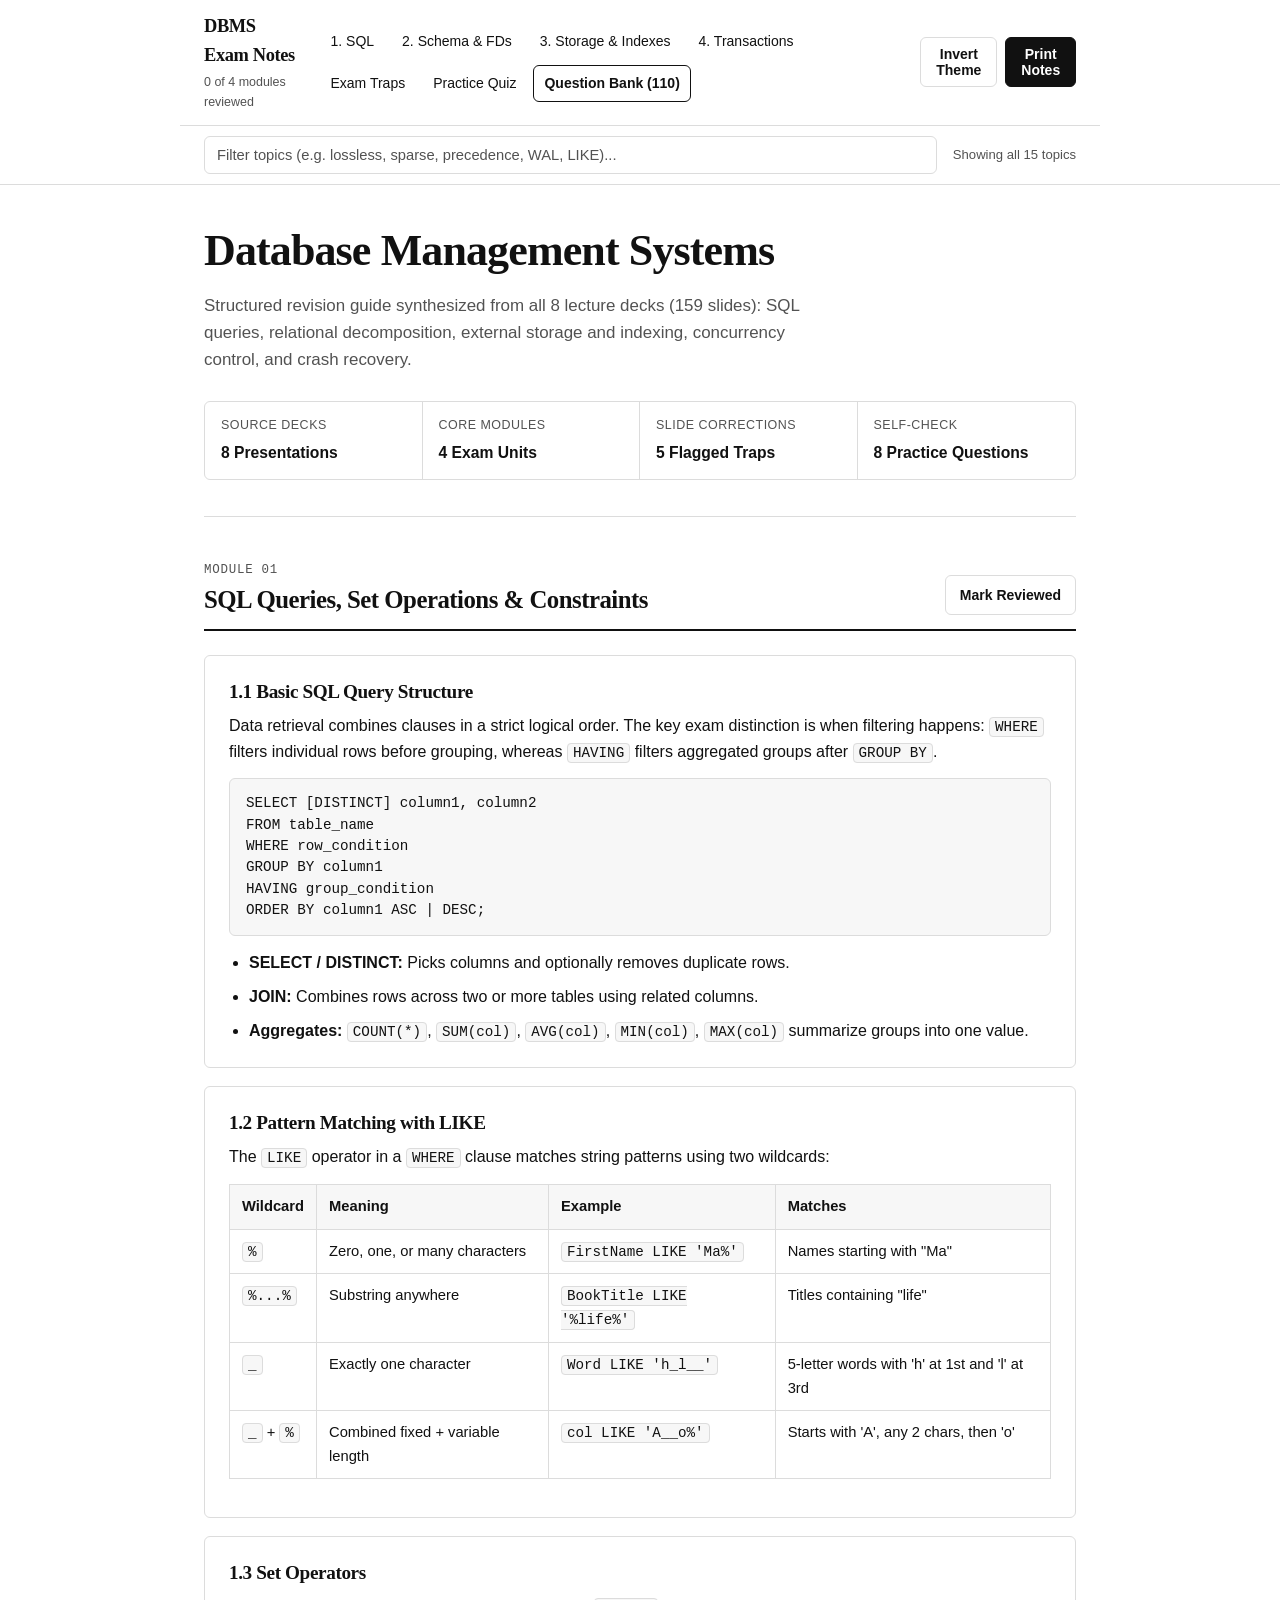
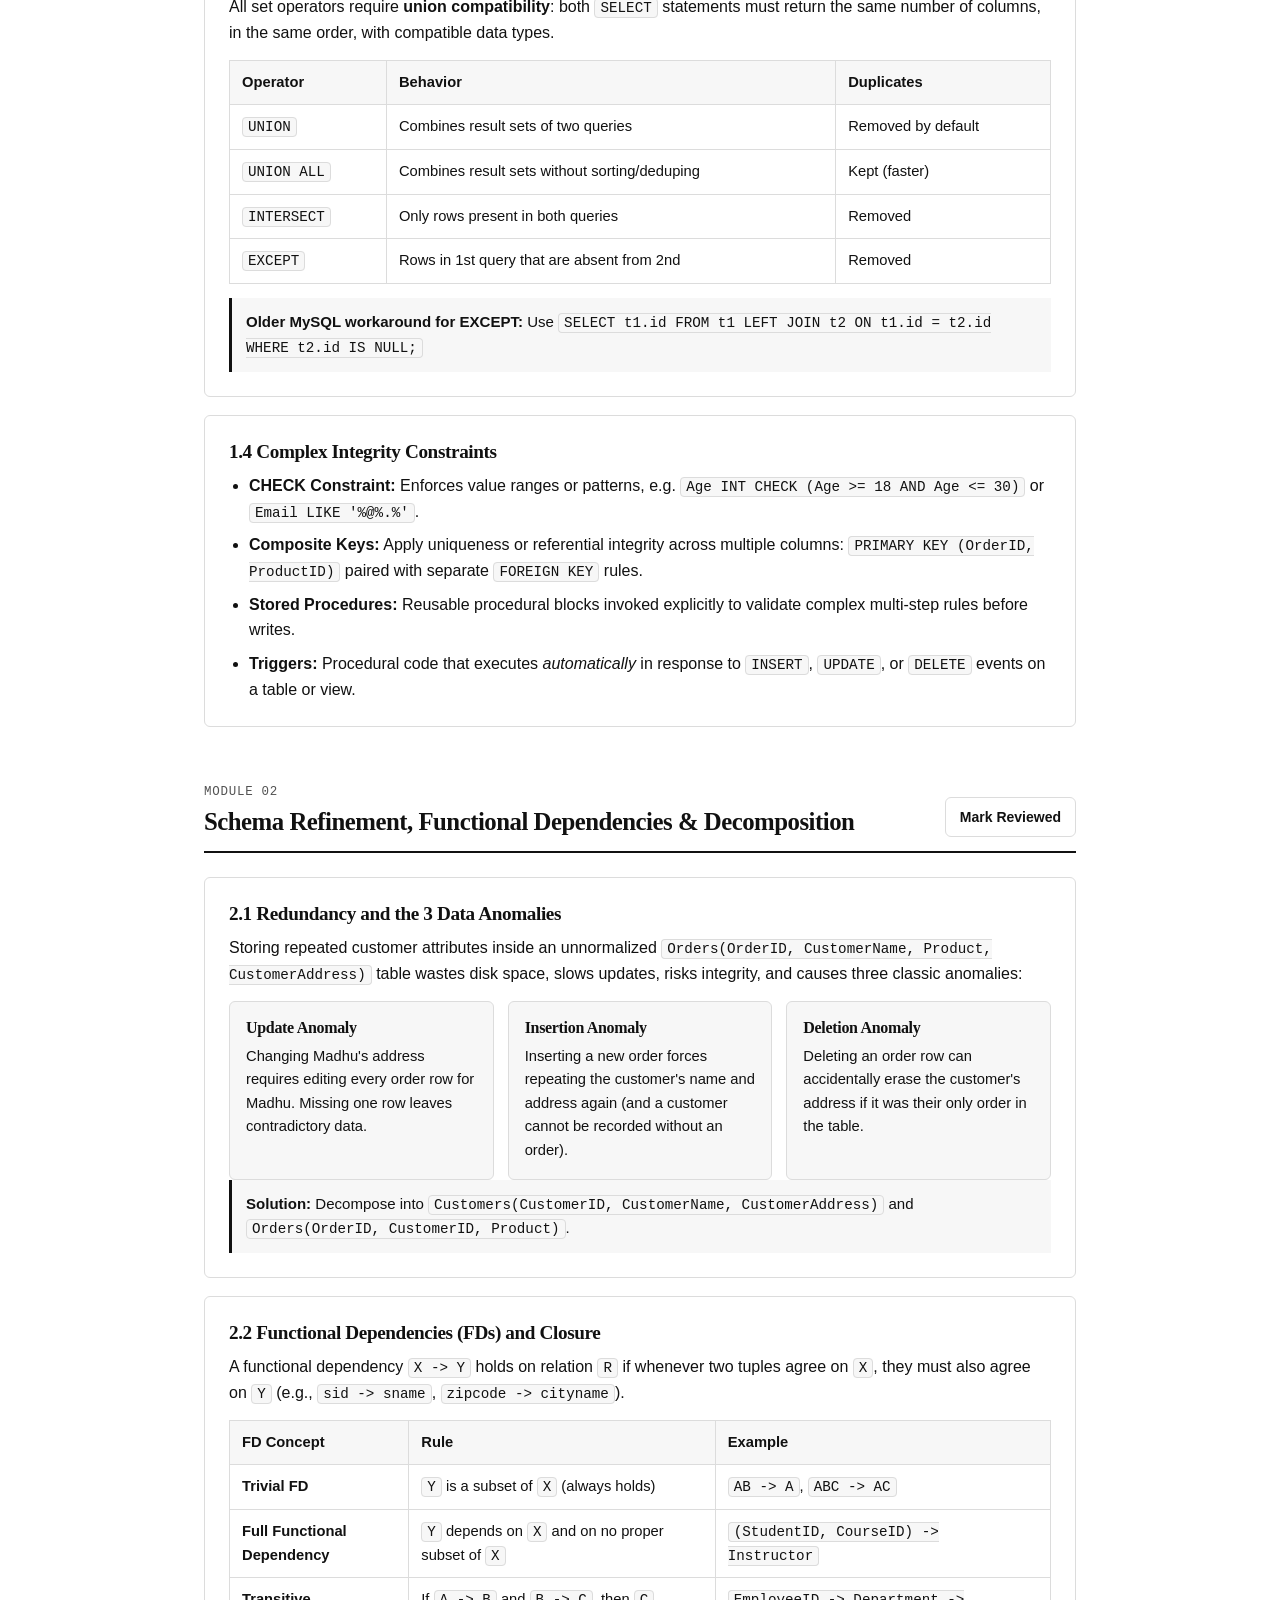
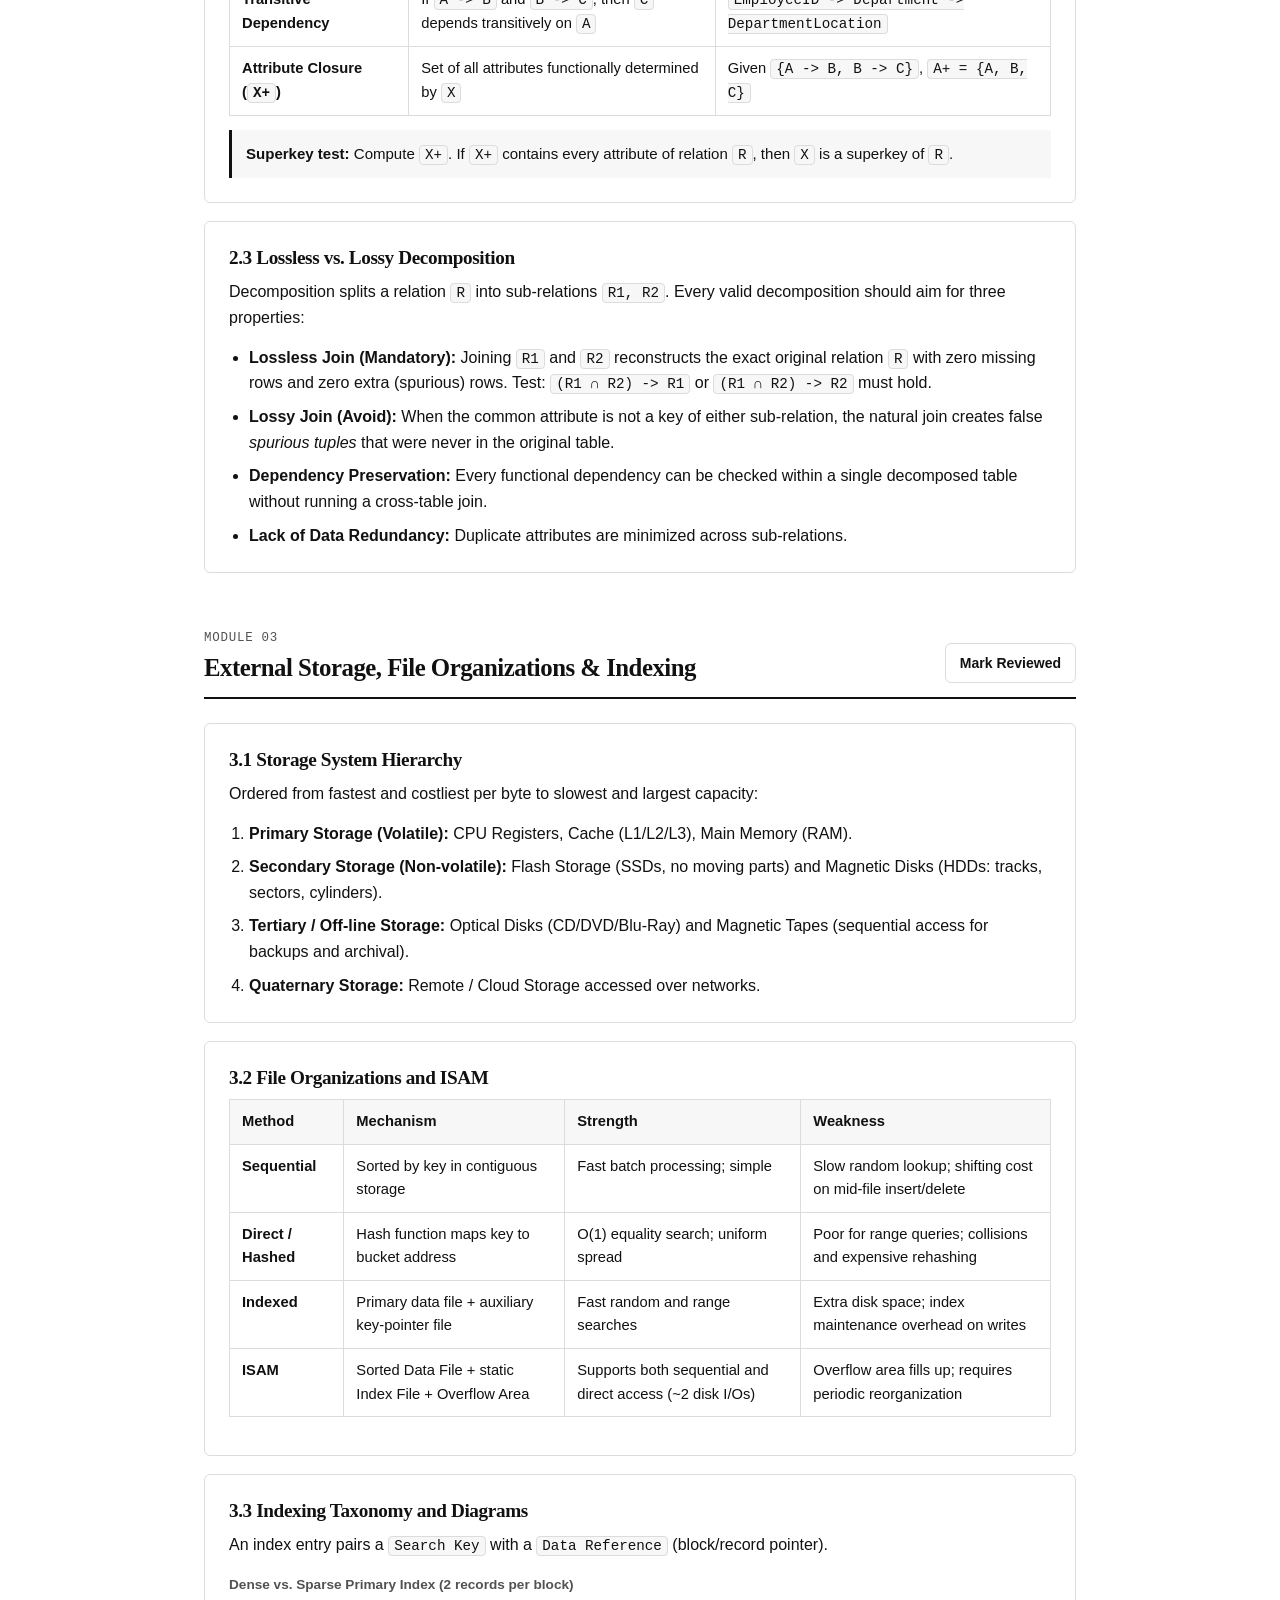
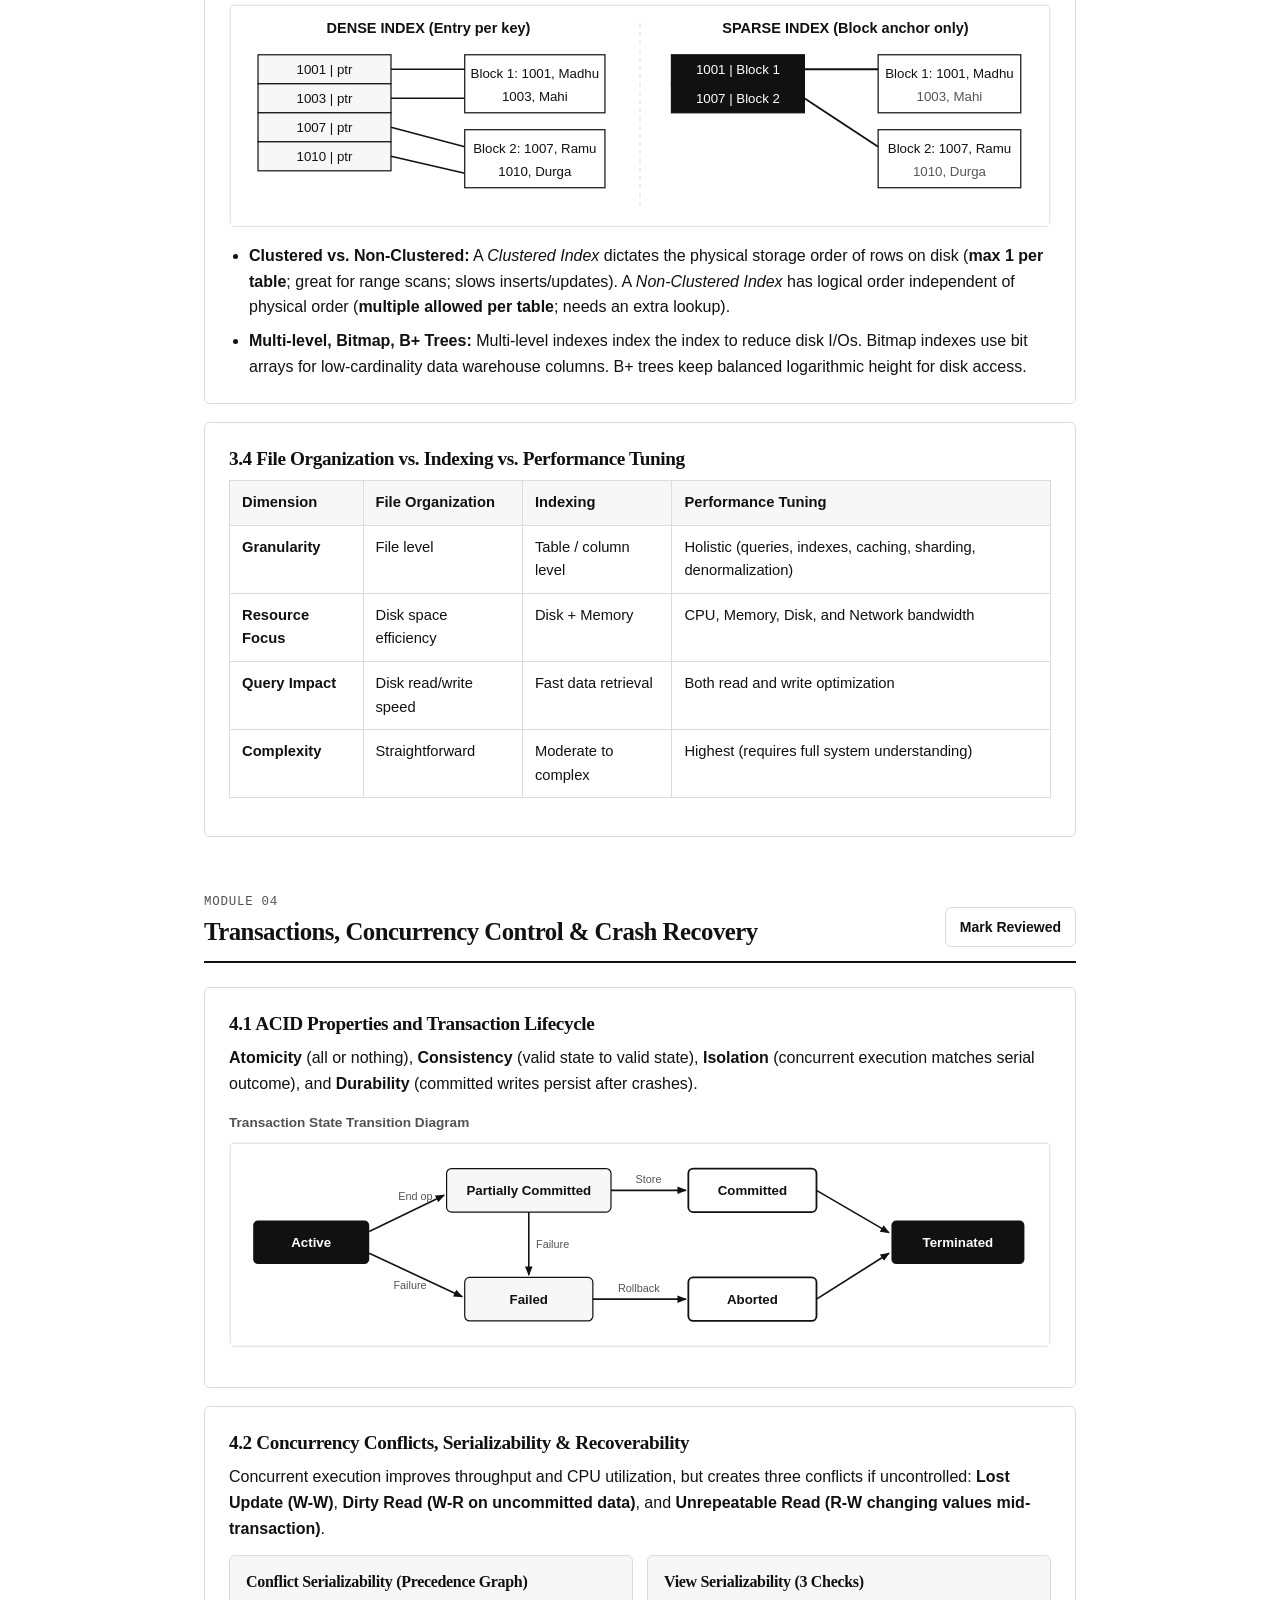
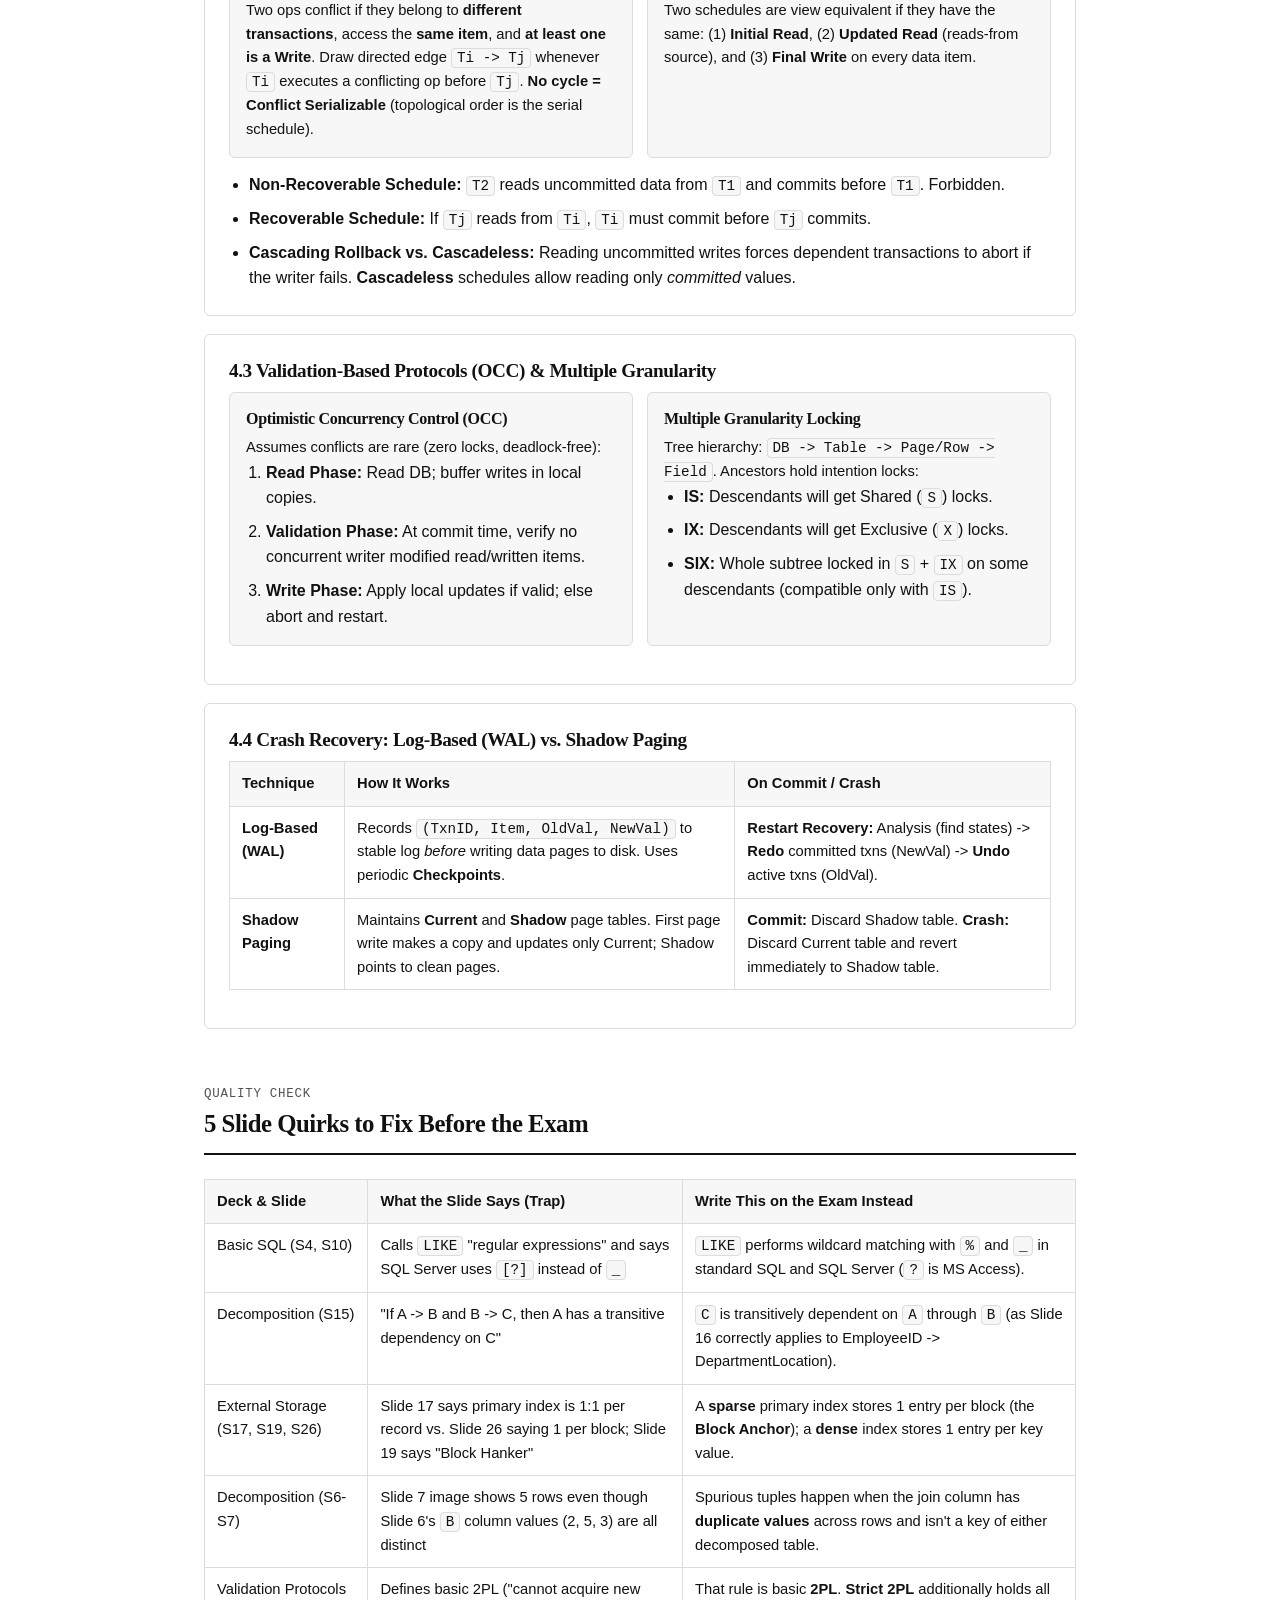
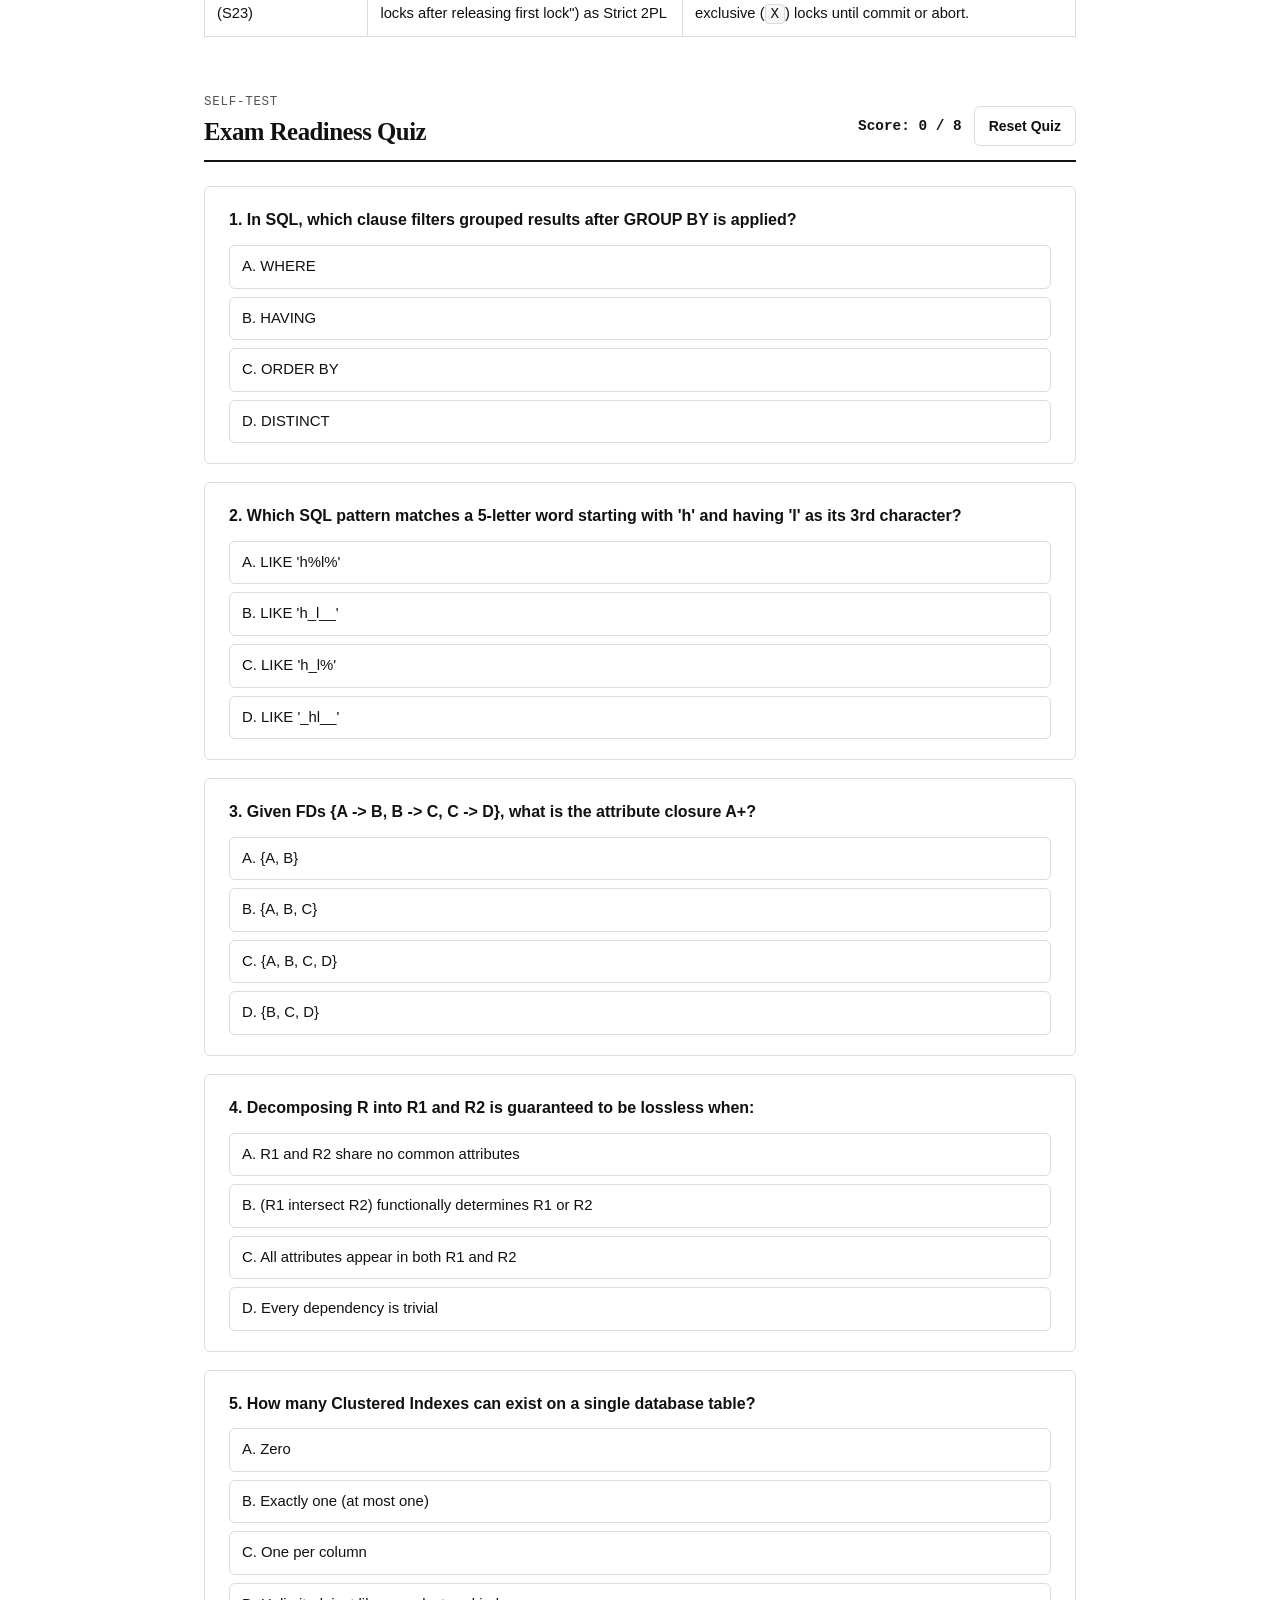
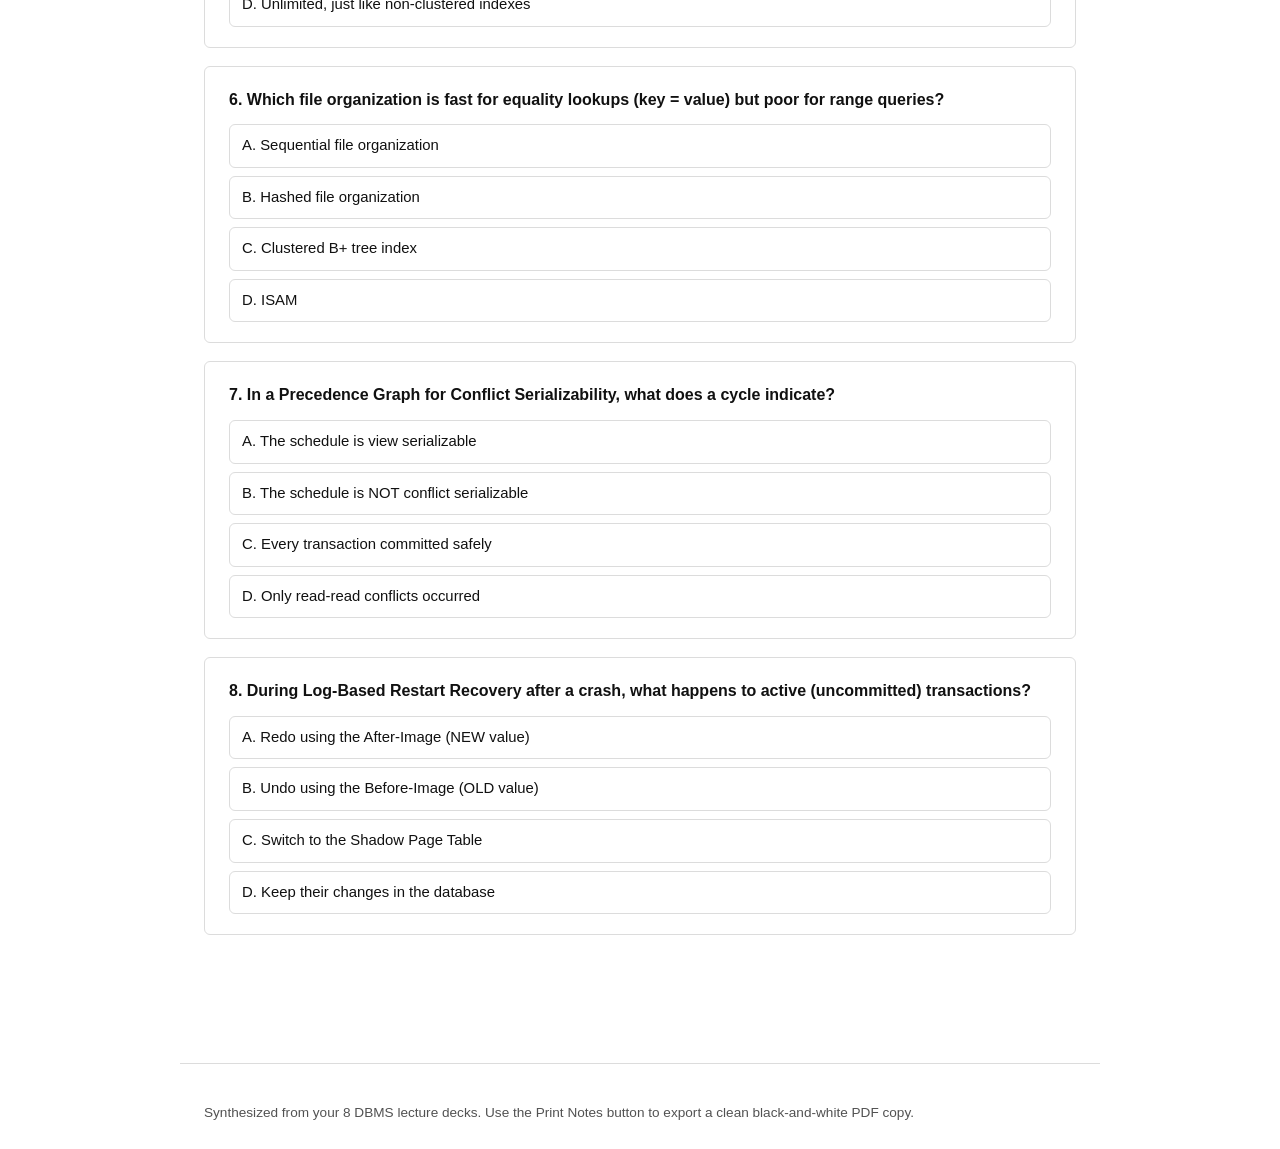
<file: index.html>
<!DOCTYPE html>
<html lang="en">
<head>
  <meta charset="UTF-8">
  <meta name="viewport" content="width=device-width, initial-scale=1.0">
  <title>DBMS Exam Revision Notes</title>
  <link rel="stylesheet" href="styles.css">
</head>
<body>
  <a class="skip-link" href="#main-content">Skip to notes</a>

  <header class="site-header">
    <div class="header-inner">
      <div class="brand-block">
        <span class="brand-title">DBMS Exam Notes</span>
        <span class="brand-meta" id="progress-status">0 of 4 modules reviewed</span>
      </div>

      <nav class="main-nav" aria-label="Module navigation">
        <a href="#module-1">1. SQL</a>
        <a href="#module-2">2. Schema &amp; FDs</a>
        <a href="#module-3">3. Storage &amp; Indexes</a>
        <a href="#module-4">4. Transactions</a>
        <a href="#traps">Exam Traps</a>
        <a href="#quiz">Practice Quiz</a>
        <a href="questions.html" class="nav-highlight">Question Bank (110)</a>
      </nav>

      <div class="header-actions">
        <button type="button" class="btn-outline" id="theme-toggle" aria-pressed="false">
          Invert Theme
        </button>
        <button type="button" class="btn-solid" id="print-btn">
          Print Notes
        </button>
      </div>
    </div>

    <div class="toolbar-inner">
      <label class="search-wrap" for="topic-search">
        <span class="sr-only">Filter topics by keyword</span>
        <input
          id="topic-search"
          type="search"
          placeholder="Filter topics (e.g. lossless, sparse, precedence, WAL, LIKE)..."
          autocomplete="off"
        >
      </label>
      <span class="filter-count" id="filter-status" aria-live="polite">Showing all 15 topics</span>
      <button type="button" class="btn-text" id="clear-search" hidden>Clear</button>
    </div>
  </header>

  <main id="main-content" class="page-wrap">
    <section class="hero">
      <h1>Database Management Systems</h1>
      <p class="hero-lead">
        Structured revision guide synthesized from all 8 lecture decks (159 slides): SQL queries,
        relational decomposition, external storage and indexing, concurrency control, and crash recovery.
      </p>
      <div class="summary-strip" aria-label="Course overview">
        <div class="summary-cell">
          <span class="summary-label">Source Decks</span>
          <span class="summary-value">8 Presentations</span>
        </div>
        <div class="summary-cell">
          <span class="summary-label">Core Modules</span>
          <span class="summary-value">4 Exam Units</span>
        </div>
        <div class="summary-cell">
          <span class="summary-label">Slide Corrections</span>
          <span class="summary-value">5 Flagged Traps</span>
        </div>
        <div class="summary-cell">
          <span class="summary-label">Self-Check</span>
          <span class="summary-value">8 Practice Questions</span>
        </div>
      </div>
    </section>

    <div id="empty-state" class="empty-state" hidden>
      <p id="empty-message">No topics matched your search.</p>
      <button type="button" class="btn-solid" id="empty-reset">Show all topics</button>
    </div>

    <!-- MODULE 1 -->
    <section id="module-1" class="module-section" data-module="1">
      <div class="module-header">
        <div>
          <span class="module-kicker">Module 01</span>
          <h2>SQL Queries, Set Operations &amp; Constraints</h2>
        </div>
        <button type="button" class="review-toggle" data-review="1" aria-pressed="false">
          Mark Reviewed
        </button>
      </div>

      <article class="topic-card" data-keywords="sql select from where group by having order by join distinct">
        <h3>1.1 Basic SQL Query Structure</h3>
        <p>
          Data retrieval combines clauses in a strict logical order. The key exam distinction is
          when filtering happens: <code>WHERE</code> filters individual rows before grouping,
          whereas <code>HAVING</code> filters aggregated groups after <code>GROUP BY</code>.
        </p>
        <pre><code>SELECT [DISTINCT] column1, column2
FROM table_name
WHERE row_condition
GROUP BY column1
HAVING group_condition
ORDER BY column1 ASC | DESC;</code></pre>
        <ul class="key-list">
          <li><strong>SELECT / DISTINCT:</strong> Picks columns and optionally removes duplicate rows.</li>
          <li><strong>JOIN:</strong> Combines rows across two or more tables using related columns.</li>
          <li><strong>Aggregates:</strong> <code>COUNT(*)</code>, <code>SUM(col)</code>, <code>AVG(col)</code>, <code>MIN(col)</code>, <code>MAX(col)</code> summarize groups into one value.</li>
        </ul>
      </article>

      <article class="topic-card" data-keywords="like wildcard percent underscore pattern matching sql">
        <h3>1.2 Pattern Matching with LIKE</h3>
        <p>The <code>LIKE</code> operator in a <code>WHERE</code> clause matches string patterns using two wildcards:</p>
        <div class="table-wrap">
          <table>
            <thead>
              <tr>
                <th>Wildcard</th>
                <th>Meaning</th>
                <th>Example</th>
                <th>Matches</th>
              </tr>
            </thead>
            <tbody>
              <tr>
                <td><code>%</code></td>
                <td>Zero, one, or many characters</td>
                <td><code>FirstName LIKE 'Ma%'</code></td>
                <td>Names starting with "Ma"</td>
              </tr>
              <tr>
                <td><code>%...%</code></td>
                <td>Substring anywhere</td>
                <td><code>BookTitle LIKE '%life%'</code></td>
                <td>Titles containing "life"</td>
              </tr>
              <tr>
                <td><code>_</code></td>
                <td>Exactly one character</td>
                <td><code>Word LIKE 'h_l__'</code></td>
                <td>5-letter words with 'h' at 1st and 'l' at 3rd</td>
              </tr>
              <tr>
                <td><code>_</code> + <code>%</code></td>
                <td>Combined fixed + variable length</td>
                <td><code>col LIKE 'A__o%'</code></td>
                <td>Starts with 'A', any 2 chars, then 'o'</td>
              </tr>
            </tbody>
          </table>
        </div>
      </article>

      <article class="topic-card" data-keywords="union union all intersect except set operators left join mysql">
        <h3>1.3 Set Operators</h3>
        <p>
          All set operators require <strong>union compatibility</strong>: both <code>SELECT</code> statements
          must return the same number of columns, in the same order, with compatible data types.
        </p>
        <div class="table-wrap">
          <table>
            <thead>
              <tr>
                <th>Operator</th>
                <th>Behavior</th>
                <th>Duplicates</th>
              </tr>
            </thead>
            <tbody>
              <tr>
                <td><code>UNION</code></td>
                <td>Combines result sets of two queries</td>
                <td>Removed by default</td>
              </tr>
              <tr>
                <td><code>UNION ALL</code></td>
                <td>Combines result sets without sorting/deduping</td>
                <td>Kept (faster)</td>
              </tr>
              <tr>
                <td><code>INTERSECT</code></td>
                <td>Only rows present in both queries</td>
                <td>Removed</td>
              </tr>
              <tr>
                <td><code>EXCEPT</code></td>
                <td>Rows in 1st query that are absent from 2nd</td>
                <td>Removed</td>
              </tr>
            </tbody>
          </table>
        </div>
        <p class="note-line">
          <strong>Older MySQL workaround for EXCEPT:</strong> Use <code>SELECT t1.id FROM t1 LEFT JOIN t2 ON t1.id = t2.id WHERE t2.id IS NULL;</code>
        </p>
      </article>

      <article class="topic-card" data-keywords="integrity constraints check primary key foreign composite trigger stored procedure">
        <h3>1.4 Complex Integrity Constraints</h3>
        <ul class="key-list">
          <li><strong>CHECK Constraint:</strong> Enforces value ranges or patterns, e.g. <code>Age INT CHECK (Age &gt;= 18 AND Age &lt;= 30)</code> or <code>Email LIKE '%@%.%'</code>.</li>
          <li><strong>Composite Keys:</strong> Apply uniqueness or referential integrity across multiple columns: <code>PRIMARY KEY (OrderID, ProductID)</code> paired with separate <code>FOREIGN KEY</code> rules.</li>
          <li><strong>Stored Procedures:</strong> Reusable procedural blocks invoked explicitly to validate complex multi-step rules before writes.</li>
          <li><strong>Triggers:</strong> Procedural code that executes <em>automatically</em> in response to <code>INSERT</code>, <code>UPDATE</code>, or <code>DELETE</code> events on a table or view.</li>
        </ul>
      </article>
    </section>

    <!-- MODULE 2 -->
    <section id="module-2" class="module-section" data-module="2">
      <div class="module-header">
        <div>
          <span class="module-kicker">Module 02</span>
          <h2>Schema Refinement, Functional Dependencies &amp; Decomposition</h2>
        </div>
        <button type="button" class="review-toggle" data-review="2" aria-pressed="false">
          Mark Reviewed
        </button>
      </div>

      <article class="topic-card" data-keywords="redundancy anomalies update insertion deletion schema refinement orders customers">
        <h3>2.1 Redundancy and the 3 Data Anomalies</h3>
        <p>
          Storing repeated customer attributes inside an unnormalized <code>Orders(OrderID, CustomerName, Product, CustomerAddress)</code> table wastes disk space, slows updates, risks integrity, and causes three classic anomalies:
        </p>
        <div class="grid-3">
          <div class="mini-card">
            <h4>Update Anomaly</h4>
            <p>Changing Madhu's address requires editing every order row for Madhu. Missing one row leaves contradictory data.</p>
          </div>
          <div class="mini-card">
            <h4>Insertion Anomaly</h4>
            <p>Inserting a new order forces repeating the customer's name and address again (and a customer cannot be recorded without an order).</p>
          </div>
          <div class="mini-card">
            <h4>Deletion Anomaly</h4>
            <p>Deleting an order row can accidentally erase the customer's address if it was their only order in the table.</p>
          </div>
        </div>
        <p class="note-line">
          <strong>Solution:</strong> Decompose into <code>Customers(CustomerID, CustomerName, CustomerAddress)</code> and <code>Orders(OrderID, CustomerID, Product)</code>.
        </p>
      </article>

      <article class="topic-card" data-keywords="functional dependency trivial full transitive closure attribute x+ superkey">
        <h3>2.2 Functional Dependencies (FDs) and Closure</h3>
        <p>
          A functional dependency <code>X -&gt; Y</code> holds on relation <code>R</code> if whenever two tuples agree on <code>X</code>, they must also agree on <code>Y</code> (e.g., <code>sid -&gt; sname</code>, <code>zipcode -&gt; cityname</code>).
        </p>
        <div class="table-wrap">
          <table>
            <thead>
              <tr>
                <th>FD Concept</th>
                <th>Rule</th>
                <th>Example</th>
              </tr>
            </thead>
            <tbody>
              <tr>
                <td><strong>Trivial FD</strong></td>
                <td><code>Y</code> is a subset of <code>X</code> (always holds)</td>
                <td><code>AB -&gt; A</code>, <code>ABC -&gt; AC</code></td>
              </tr>
              <tr>
                <td><strong>Full Functional Dependency</strong></td>
                <td><code>Y</code> depends on <code>X</code> and on no proper subset of <code>X</code></td>
                <td><code>(StudentID, CourseID) -&gt; Instructor</code></td>
              </tr>
              <tr>
                <td><strong>Transitive Dependency</strong></td>
                <td>If <code>A -&gt; B</code> and <code>B -&gt; C</code>, then <code>C</code> depends transitively on <code>A</code></td>
                <td><code>EmployeeID -&gt; Department -&gt; DepartmentLocation</code></td>
              </tr>
              <tr>
                <td><strong>Attribute Closure (<code>X+</code>)</strong></td>
                <td>Set of all attributes functionally determined by <code>X</code></td>
                <td>Given <code>{A -&gt; B, B -&gt; C}</code>, <code>A+ = {A, B, C}</code></td>
              </tr>
            </tbody>
          </table>
        </div>
        <p class="note-line">
          <strong>Superkey test:</strong> Compute <code>X+</code>. If <code>X+</code> contains every attribute of relation <code>R</code>, then <code>X</code> is a superkey of <code>R</code>.
        </p>
      </article>

      <article class="topic-card" data-keywords="decomposition lossless lossy spurious tuples dependency preservation redundancy">
        <h3>2.3 Lossless vs. Lossy Decomposition</h3>
        <p>
          Decomposition splits a relation <code>R</code> into sub-relations <code>R1, R2</code>. Every valid decomposition should aim for three properties:
        </p>
        <ul class="key-list">
          <li><strong>Lossless Join (Mandatory):</strong> Joining <code>R1</code> and <code>R2</code> reconstructs the exact original relation <code>R</code> with zero missing rows and zero extra (spurious) rows. Test: <code>(R1 ∩ R2) -&gt; R1</code> or <code>(R1 ∩ R2) -&gt; R2</code> must hold.</li>
          <li><strong>Lossy Join (Avoid):</strong> When the common attribute is not a key of either sub-relation, the natural join creates false <em>spurious tuples</em> that were never in the original table.</li>
          <li><strong>Dependency Preservation:</strong> Every functional dependency can be checked within a single decomposed table without running a cross-table join.</li>
          <li><strong>Lack of Data Redundancy:</strong> Duplicate attributes are minimized across sub-relations.</li>
        </ul>
      </article>
    </section>

    <!-- MODULE 3 -->
    <section id="module-3" class="module-section" data-module="3">
      <div class="module-header">
        <div>
          <span class="module-kicker">Module 03</span>
          <h2>External Storage, File Organizations &amp; Indexing</h2>
        </div>
        <button type="button" class="review-toggle" data-review="3" aria-pressed="false">
          Mark Reviewed
        </button>
      </div>

      <article class="topic-card" data-keywords="storage hierarchy registers cache ram ssd hdd magnetic tape cloud primary secondary tertiary quaternary">
        <h3>3.1 Storage System Hierarchy</h3>
        <p>Ordered from fastest and costliest per byte to slowest and largest capacity:</p>
        <ol class="ordered-steps">
          <li><strong>Primary Storage (Volatile):</strong> CPU Registers, Cache (L1/L2/L3), Main Memory (RAM).</li>
          <li><strong>Secondary Storage (Non-volatile):</strong> Flash Storage (SSDs, no moving parts) and Magnetic Disks (HDDs: tracks, sectors, cylinders).</li>
          <li><strong>Tertiary / Off-line Storage:</strong> Optical Disks (CD/DVD/Blu-Ray) and Magnetic Tapes (sequential access for backups and archival).</li>
          <li><strong>Quaternary Storage:</strong> Remote / Cloud Storage accessed over networks.</li>
        </ol>
      </article>

      <article class="topic-card" data-keywords="file organization sequential hash direct indexed isam overflow area bucket collision">
        <h3>3.2 File Organizations and ISAM</h3>
        <div class="table-wrap">
          <table>
            <thead>
              <tr>
                <th>Method</th>
                <th>Mechanism</th>
                <th>Strength</th>
                <th>Weakness</th>
              </tr>
            </thead>
            <tbody>
              <tr>
                <td><strong>Sequential</strong></td>
                <td>Sorted by key in contiguous storage</td>
                <td>Fast batch processing; simple</td>
                <td>Slow random lookup; shifting cost on mid-file insert/delete</td>
              </tr>
              <tr>
                <td><strong>Direct / Hashed</strong></td>
                <td>Hash function maps key to bucket address</td>
                <td>O(1) equality search; uniform spread</td>
                <td>Poor for range queries; collisions and expensive rehashing</td>
              </tr>
              <tr>
                <td><strong>Indexed</strong></td>
                <td>Primary data file + auxiliary key-pointer file</td>
                <td>Fast random and range searches</td>
                <td>Extra disk space; index maintenance overhead on writes</td>
              </tr>
              <tr>
                <td><strong>ISAM</strong></td>
                <td>Sorted Data File + static Index File + Overflow Area</td>
                <td>Supports both sequential and direct access (~2 disk I/Os)</td>
                <td>Overflow area fills up; requires periodic reorganization</td>
              </tr>
            </tbody>
          </table>
        </div>
      </article>

      <article class="topic-card" data-keywords="index dense sparse primary secondary clustered non-clustered bitmap b+ tree block anchor">
        <h3>3.3 Indexing Taxonomy and Diagrams</h3>
        <p>
          An index entry pairs a <code>Search Key</code> with a <code>Data Reference</code> (block/record pointer).
        </p>

        <div class="diagram-box">
          <p class="diagram-caption">Dense vs. Sparse Primary Index (2 records per block)</p>
          <svg viewBox="0 0 680 185" role="img" aria-label="Comparison diagram showing Dense Primary Index pointing to every key 1001, 1003, 1007, 1010 versus Sparse Primary Index pointing only to block anchors 1001 and 1007">
            <rect x="1" y="1" width="678" height="183" fill="#ffffff" stroke="#e2e2e2"/>
            <!-- Left: Dense -->
            <text x="165" y="24" text-anchor="middle" font-size="12" font-weight="700" fill="#111111">DENSE INDEX (Entry per key)</text>
            <rect x="24" y="42" width="110" height="24" fill="#f7f7f7" stroke="#111111"/>
            <text x="79" y="58" text-anchor="middle" font-size="11" fill="#111111">1001 | ptr</text>
            <rect x="24" y="66" width="110" height="24" fill="#f7f7f7" stroke="#111111"/>
            <text x="79" y="82" text-anchor="middle" font-size="11" fill="#111111">1003 | ptr</text>
            <rect x="24" y="90" width="110" height="24" fill="#f7f7f7" stroke="#111111"/>
            <text x="79" y="106" text-anchor="middle" font-size="11" fill="#111111">1007 | ptr</text>
            <rect x="24" y="114" width="110" height="24" fill="#f7f7f7" stroke="#111111"/>
            <text x="79" y="130" text-anchor="middle" font-size="11" fill="#111111">1010 | ptr</text>

            <rect x="195" y="42" width="116" height="48" fill="#ffffff" stroke="#111111"/>
            <text x="253" y="61" text-anchor="middle" font-size="11" fill="#111111">Block 1: 1001, Madhu</text>
            <text x="253" y="80" text-anchor="middle" font-size="11" fill="#111111">1003, Mahi</text>
            <rect x="195" y="104" width="116" height="48" fill="#ffffff" stroke="#111111"/>
            <text x="253" y="123" text-anchor="middle" font-size="11" fill="#111111">Block 2: 1007, Ramu</text>
            <text x="253" y="142" text-anchor="middle" font-size="11" fill="#111111">1010, Durga</text>

            <line x1="134" y1="54" x2="195" y2="54" stroke="#111111" stroke-width="1.3"/>
            <line x1="134" y1="78" x2="195" y2="78" stroke="#111111" stroke-width="1.3"/>
            <line x1="134" y1="102" x2="195" y2="118" stroke="#111111" stroke-width="1.3"/>
            <line x1="134" y1="126" x2="195" y2="140" stroke="#111111" stroke-width="1.3"/>

            <!-- Divider -->
            <line x1="340" y1="16" x2="340" y2="168" stroke="#e2e2e2" stroke-dasharray="4 3"/>

            <!-- Right: Sparse -->
            <text x="510" y="24" text-anchor="middle" font-size="12" font-weight="700" fill="#111111">SPARSE INDEX (Block anchor only)</text>
            <rect x="366" y="42" width="110" height="24" fill="#111111" stroke="#111111"/>
            <text x="421" y="58" text-anchor="middle" font-size="11" fill="#ffffff">1001 | Block 1</text>
            <rect x="366" y="66" width="110" height="24" fill="#111111" stroke="#111111"/>
            <text x="421" y="82" text-anchor="middle" font-size="11" fill="#ffffff">1007 | Block 2</text>

            <rect x="537" y="42" width="118" height="48" fill="#ffffff" stroke="#111111"/>
            <text x="596" y="61" text-anchor="middle" font-size="11" fill="#111111">Block 1: 1001, Madhu</text>
            <text x="596" y="80" text-anchor="middle" font-size="11" fill="#555555">1003, Mahi</text>
            <rect x="537" y="104" width="118" height="48" fill="#ffffff" stroke="#111111"/>
            <text x="596" y="123" text-anchor="middle" font-size="11" fill="#111111">Block 2: 1007, Ramu</text>
            <text x="596" y="142" text-anchor="middle" font-size="11" fill="#555555">1010, Durga</text>

            <line x1="476" y1="54" x2="537" y2="54" stroke="#111111" stroke-width="1.5"/>
            <line x1="476" y1="78" x2="537" y2="118" stroke="#111111" stroke-width="1.5"/>
          </svg>
        </div>

        <ul class="key-list">
          <li><strong>Clustered vs. Non-Clustered:</strong> A <em>Clustered Index</em> dictates the physical storage order of rows on disk (<strong>max 1 per table</strong>; great for range scans; slows inserts/updates). A <em>Non-Clustered Index</em> has logical order independent of physical order (<strong>multiple allowed per table</strong>; needs an extra lookup).</li>
          <li><strong>Multi-level, Bitmap, B+ Trees:</strong> Multi-level indexes index the index to reduce disk I/Os. Bitmap indexes use bit arrays for low-cardinality data warehouse columns. B+ trees keep balanced logarithmic height for disk access.</li>
        </ul>
      </article>

      <article class="topic-card" data-keywords="performance tuning comparison granularity resource usage query efficiency complexity">
        <h3>3.4 File Organization vs. Indexing vs. Performance Tuning</h3>
        <div class="table-wrap">
          <table>
            <thead>
              <tr>
                <th>Dimension</th>
                <th>File Organization</th>
                <th>Indexing</th>
                <th>Performance Tuning</th>
              </tr>
            </thead>
            <tbody>
              <tr>
                <td><strong>Granularity</strong></td>
                <td>File level</td>
                <td>Table / column level</td>
                <td>Holistic (queries, indexes, caching, sharding, denormalization)</td>
              </tr>
              <tr>
                <td><strong>Resource Focus</strong></td>
                <td>Disk space efficiency</td>
                <td>Disk + Memory</td>
                <td>CPU, Memory, Disk, and Network bandwidth</td>
              </tr>
              <tr>
                <td><strong>Query Impact</strong></td>
                <td>Disk read/write speed</td>
                <td>Fast data retrieval</td>
                <td>Both read and write optimization</td>
              </tr>
              <tr>
                <td><strong>Complexity</strong></td>
                <td>Straightforward</td>
                <td>Moderate to complex</td>
                <td>Highest (requires full system understanding)</td>
              </tr>
            </tbody>
          </table>
        </div>
      </article>
    </section>

    <!-- MODULE 4 -->
    <section id="module-4" class="module-section" data-module="4">
      <div class="module-header">
        <div>
          <span class="module-kicker">Module 04</span>
          <h2>Transactions, Concurrency Control &amp; Crash Recovery</h2>
        </div>
        <button type="button" class="review-toggle" data-review="4" aria-pressed="false">
          Mark Reviewed
        </button>
      </div>

      <article class="topic-card" data-keywords="acid atomicity consistency isolation durability transaction states active partially committed failed aborted terminated">
        <h3>4.1 ACID Properties and Transaction Lifecycle</h3>
        <p>
          <strong>Atomicity</strong> (all or nothing), <strong>Consistency</strong> (valid state to valid state),
          <strong>Isolation</strong> (concurrent execution matches serial outcome), and
          <strong>Durability</strong> (committed writes persist after crashes).
        </p>

        <div class="diagram-box">
          <p class="diagram-caption">Transaction State Transition Diagram</p>
          <svg viewBox="0 0 680 170" role="img" aria-label="Transaction states: Active goes to Partially Committed or Failed; Partially Committed goes to Committed or Failed; Failed rolls back to Aborted; Committed and Aborted go to Terminated">
            <defs>
              <marker id="arrow" viewBox="0 0 10 10" refX="9" refY="5" markerWidth="6" markerHeight="6" orient="auto-start-reverse">
                <path d="M 0 1 L 10 5 L 0 9 z" fill="#111111"/>
              </marker>
            </defs>
            <rect x="1" y="1" width="678" height="168" fill="#ffffff" stroke="#e2e2e2"/>

            <rect x="20" y="65" width="96" height="36" rx="4" fill="#111111"/>
            <text x="68" y="87" text-anchor="middle" font-size="11" font-weight="600" fill="#ffffff">Active</text>

            <rect x="180" y="22" width="136" height="36" rx="4" fill="#f7f7f7" stroke="#111111"/>
            <text x="248" y="44" text-anchor="middle" font-size="11" font-weight="600" fill="#111111">Partially Committed</text>

            <rect x="195" y="112" width="106" height="36" rx="4" fill="#f7f7f7" stroke="#111111"/>
            <text x="248" y="134" text-anchor="middle" font-size="11" font-weight="600" fill="#111111">Failed</text>

            <rect x="380" y="22" width="106" height="36" rx="4" fill="#ffffff" stroke="#111111" stroke-width="1.5"/>
            <text x="433" y="44" text-anchor="middle" font-size="11" font-weight="600" fill="#111111">Committed</text>

            <rect x="380" y="112" width="106" height="36" rx="4" fill="#ffffff" stroke="#111111" stroke-width="1.5"/>
            <text x="433" y="134" text-anchor="middle" font-size="11" font-weight="600" fill="#111111">Aborted</text>

            <rect x="548" y="65" width="110" height="36" rx="4" fill="#111111"/>
            <text x="603" y="87" text-anchor="middle" font-size="11" font-weight="600" fill="#ffffff">Terminated</text>

            <line x1="116" y1="74" x2="178" y2="44" stroke="#111111" stroke-width="1.3" marker-end="url(#arrow)"/>
            <text x="140" y="48" font-size="9" fill="#555555">End op</text>

            <line x1="116" y1="92" x2="193" y2="128" stroke="#111111" stroke-width="1.3" marker-end="url(#arrow)"/>
            <text x="136" y="122" font-size="9" fill="#555555">Failure</text>

            <line x1="248" y1="58" x2="248" y2="110" stroke="#111111" stroke-width="1.3" marker-end="url(#arrow)"/>
            <text x="254" y="88" font-size="9" fill="#555555">Failure</text>

            <line x1="316" y1="40" x2="378" y2="40" stroke="#111111" stroke-width="1.3" marker-end="url(#arrow)"/>
            <text x="347" y="34" text-anchor="middle" font-size="9" fill="#555555">Store</text>

            <line x1="301" y1="130" x2="378" y2="130" stroke="#111111" stroke-width="1.3" marker-end="url(#arrow)"/>
            <text x="339" y="124" text-anchor="middle" font-size="9" fill="#555555">Rollback</text>

            <line x1="486" y1="40" x2="546" y2="75" stroke="#111111" stroke-width="1.3" marker-end="url(#arrow)"/>
            <line x1="486" y1="130" x2="546" y2="92" stroke="#111111" stroke-width="1.3" marker-end="url(#arrow)"/>
          </svg>
        </div>
      </article>

      <article class="topic-card" data-keywords="concurrent execution lost update dirty read unrepeatable read serializability conflict precedence graph view recoverability cascadeless">
        <h3>4.2 Concurrency Conflicts, Serializability &amp; Recoverability</h3>
        <p>
          Concurrent execution improves throughput and CPU utilization, but creates three conflicts if uncontrolled:
          <strong>Lost Update (W-W)</strong>, <strong>Dirty Read (W-R on uncommitted data)</strong>, and
          <strong>Unrepeatable Read (R-W changing values mid-transaction)</strong>.
        </p>
        <div class="grid-2">
          <div class="mini-card">
            <h4>Conflict Serializability (Precedence Graph)</h4>
            <p>
              Two ops conflict if they belong to <strong>different transactions</strong>, access the <strong>same item</strong>, and <strong>at least one is a Write</strong>.
              Draw directed edge <code>Ti -&gt; Tj</code> whenever <code>Ti</code> executes a conflicting op before <code>Tj</code>.
              <strong>No cycle = Conflict Serializable</strong> (topological order is the serial schedule).
            </p>
          </div>
          <div class="mini-card">
            <h4>View Serializability (3 Checks)</h4>
            <p>
              Two schedules are view equivalent if they have the same:
              (1) <strong>Initial Read</strong>,
              (2) <strong>Updated Read</strong> (reads-from source), and
              (3) <strong>Final Write</strong> on every data item.
            </p>
          </div>
        </div>
        <ul class="key-list">
          <li><strong>Non-Recoverable Schedule:</strong> <code>T2</code> reads uncommitted data from <code>T1</code> and commits before <code>T1</code>. Forbidden.</li>
          <li><strong>Recoverable Schedule:</strong> If <code>Tj</code> reads from <code>Ti</code>, <code>Ti</code> must commit before <code>Tj</code> commits.</li>
          <li><strong>Cascading Rollback vs. Cascadeless:</strong> Reading uncommitted writes forces dependent transactions to abort if the writer fails. <strong>Cascadeless</strong> schedules allow reading only <em>committed</em> values.</li>
        </ul>
      </article>

      <article class="topic-card" data-keywords="validation based protocol optimistic concurrency control occ multiple granularity intention locks is ix six">
        <h3>4.3 Validation-Based Protocols (OCC) &amp; Multiple Granularity</h3>
        <div class="grid-2">
          <div class="mini-card">
            <h4>Optimistic Concurrency Control (OCC)</h4>
            <p>Assumes conflicts are rare (zero locks, deadlock-free):</p>
            <ol class="compact-list">
              <li><strong>Read Phase:</strong> Read DB; buffer writes in local copies.</li>
              <li><strong>Validation Phase:</strong> At commit time, verify no concurrent writer modified read/written items.</li>
              <li><strong>Write Phase:</strong> Apply local updates if valid; else abort and restart.</li>
            </ol>
          </div>
          <div class="mini-card">
            <h4>Multiple Granularity Locking</h4>
            <p>Tree hierarchy: <code>DB -&gt; Table -&gt; Page/Row -&gt; Field</code>. Ancestors hold intention locks:</p>
            <ul class="compact-list">
              <li><strong>IS:</strong> Descendants will get Shared (<code>S</code>) locks.</li>
              <li><strong>IX:</strong> Descendants will get Exclusive (<code>X</code>) locks.</li>
              <li><strong>SIX:</strong> Whole subtree locked in <code>S</code> + <code>IX</code> on some descendants (compatible only with <code>IS</code>).</li>
            </ul>
          </div>
        </div>
      </article>

      <article class="topic-card" data-keywords="recovery log based wal write ahead logging checkpoint redo undo shadow paging restart analysis">
        <h3>4.4 Crash Recovery: Log-Based (WAL) vs. Shadow Paging</h3>
        <div class="table-wrap">
          <table>
            <thead>
              <tr>
                <th>Technique</th>
                <th>How It Works</th>
                <th>On Commit / Crash</th>
              </tr>
            </thead>
            <tbody>
              <tr>
                <td><strong>Log-Based (WAL)</strong></td>
                <td>Records <code>(TxnID, Item, OldVal, NewVal)</code> to stable log <em>before</em> writing data pages to disk. Uses periodic <strong>Checkpoints</strong>.</td>
                <td><strong>Restart Recovery:</strong> Analysis (find states) -&gt; <strong>Redo</strong> committed txns (NewVal) -&gt; <strong>Undo</strong> active txns (OldVal).</td>
              </tr>
              <tr>
                <td><strong>Shadow Paging</strong></td>
                <td>Maintains <strong>Current</strong> and <strong>Shadow</strong> page tables. First page write makes a copy and updates only Current; Shadow points to clean pages.</td>
                <td><strong>Commit:</strong> Discard Shadow table. <strong>Crash:</strong> Discard Current table and revert immediately to Shadow table.</td>
              </tr>
            </tbody>
          </table>
        </div>
      </article>
    </section>

    <!-- EXAM TRAPS -->
    <section id="traps" class="module-section">
      <div class="module-header">
        <div>
          <span class="module-kicker">Quality Check</span>
          <h2>5 Slide Quirks to Fix Before the Exam</h2>
        </div>
      </div>
      <div class="table-wrap">
        <table>
          <thead>
            <tr>
              <th>Deck &amp; Slide</th>
              <th>What the Slide Says (Trap)</th>
              <th>Write This on the Exam Instead</th>
            </tr>
          </thead>
          <tbody>
            <tr>
              <td>Basic SQL (S4, S10)</td>
              <td>Calls <code>LIKE</code> "regular expressions" and says SQL Server uses <code>[?]</code> instead of <code>_</code></td>
              <td><code>LIKE</code> performs wildcard matching with <code>%</code> and <code>_</code> in standard SQL and SQL Server (<code>?</code> is MS Access).</td>
            </tr>
            <tr>
              <td>Decomposition (S15)</td>
              <td>"If A -&gt; B and B -&gt; C, then A has a transitive dependency on C"</td>
              <td><code>C</code> is transitively dependent on <code>A</code> through <code>B</code> (as Slide 16 correctly applies to EmployeeID -&gt; DepartmentLocation).</td>
            </tr>
            <tr>
              <td>External Storage (S17, S19, S26)</td>
              <td>Slide 17 says primary index is 1:1 per record vs. Slide 26 saying 1 per block; Slide 19 says "Block Hanker"</td>
              <td>A <strong>sparse</strong> primary index stores 1 entry per block (the <strong>Block Anchor</strong>); a <strong>dense</strong> index stores 1 entry per key value.</td>
            </tr>
            <tr>
              <td>Decomposition (S6-S7)</td>
              <td>Slide 7 image shows 5 rows even though Slide 6's <code>B</code> column values (2, 5, 3) are all distinct</td>
              <td>Spurious tuples happen when the join column has <strong>duplicate values</strong> across rows and isn't a key of either decomposed table.</td>
            </tr>
            <tr>
              <td>Validation Protocols (S23)</td>
              <td>Defines basic 2PL ("cannot acquire new locks after releasing first lock") as Strict 2PL</td>
              <td>That rule is basic <strong>2PL</strong>. <strong>Strict 2PL</strong> additionally holds all exclusive (<code>X</code>) locks until commit or abort.</td>
            </tr>
          </tbody>
        </table>
      </div>
    </section>

    <!-- PRACTICE QUIZ -->
    <section id="quiz" class="module-section">
      <div class="module-header">
        <div>
          <span class="module-kicker">Self-Test</span>
          <h2>Exam Readiness Quiz</h2>
        </div>
        <div class="quiz-controls">
          <span class="quiz-score" id="quiz-score" aria-live="polite">Score: 0 / 8</span>
          <button type="button" class="btn-outline" id="reset-quiz">Reset Quiz</button>
        </div>
      </div>

      <div id="quiz-container" class="quiz-list"></div>
    </section>
  </main>

  <footer class="site-footer">
    <p>Synthesized from your 8 DBMS lecture decks. Use the Print Notes button to export a clean black-and-white PDF copy.</p>
  </footer>

  <script defer src="app.js"></script>
</body>
</html>
</file>
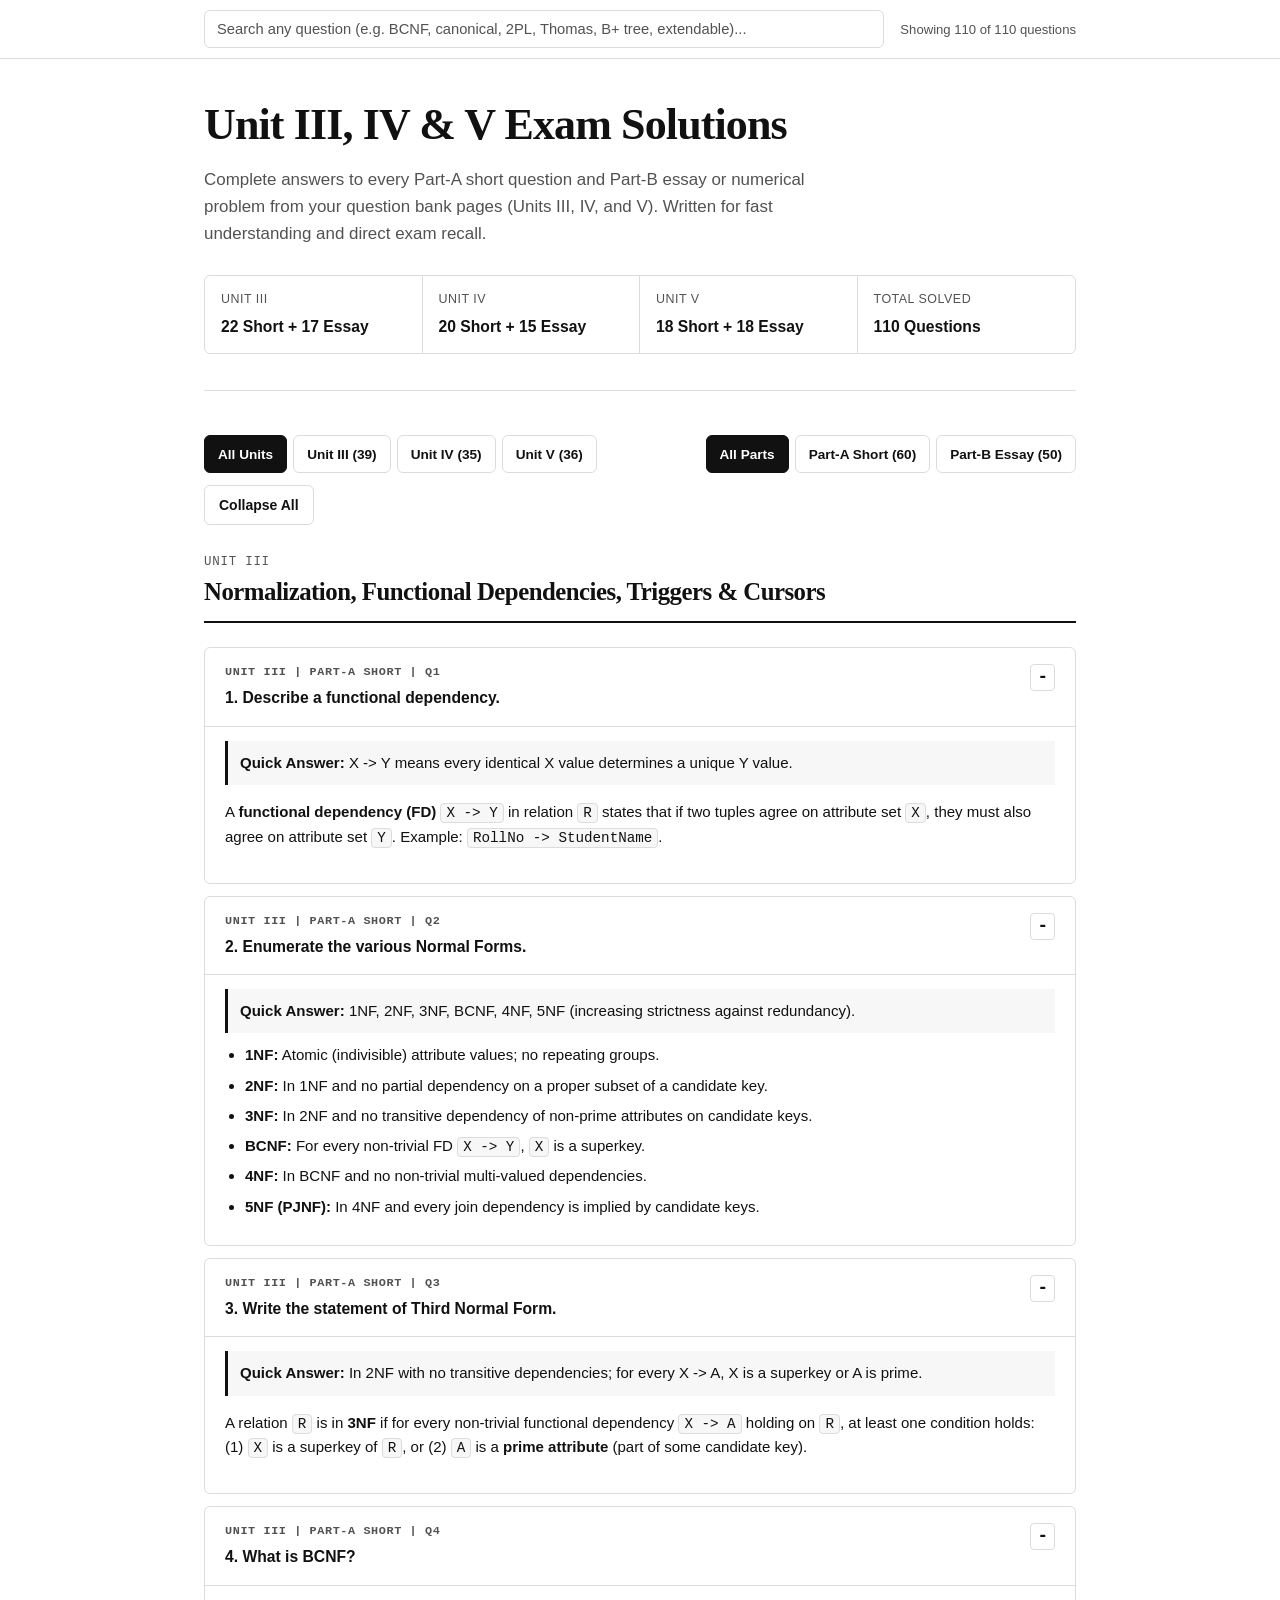
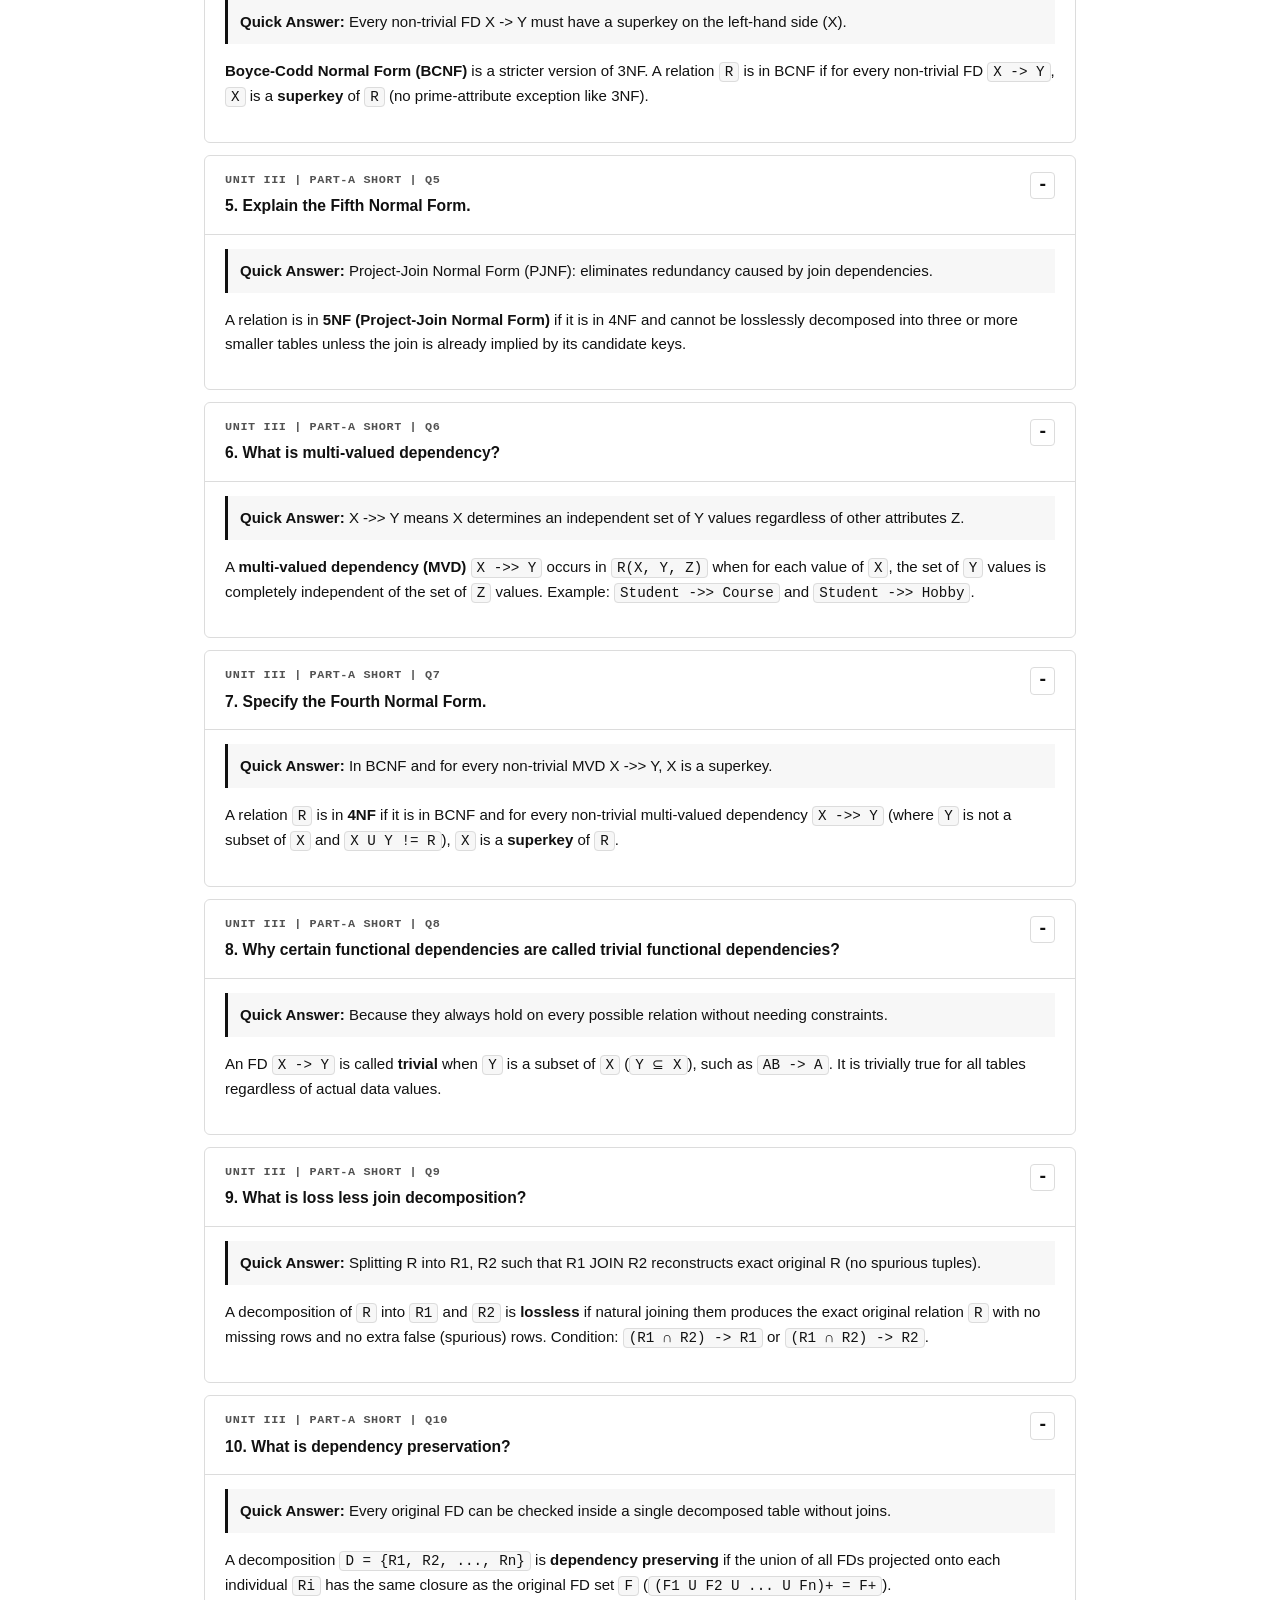
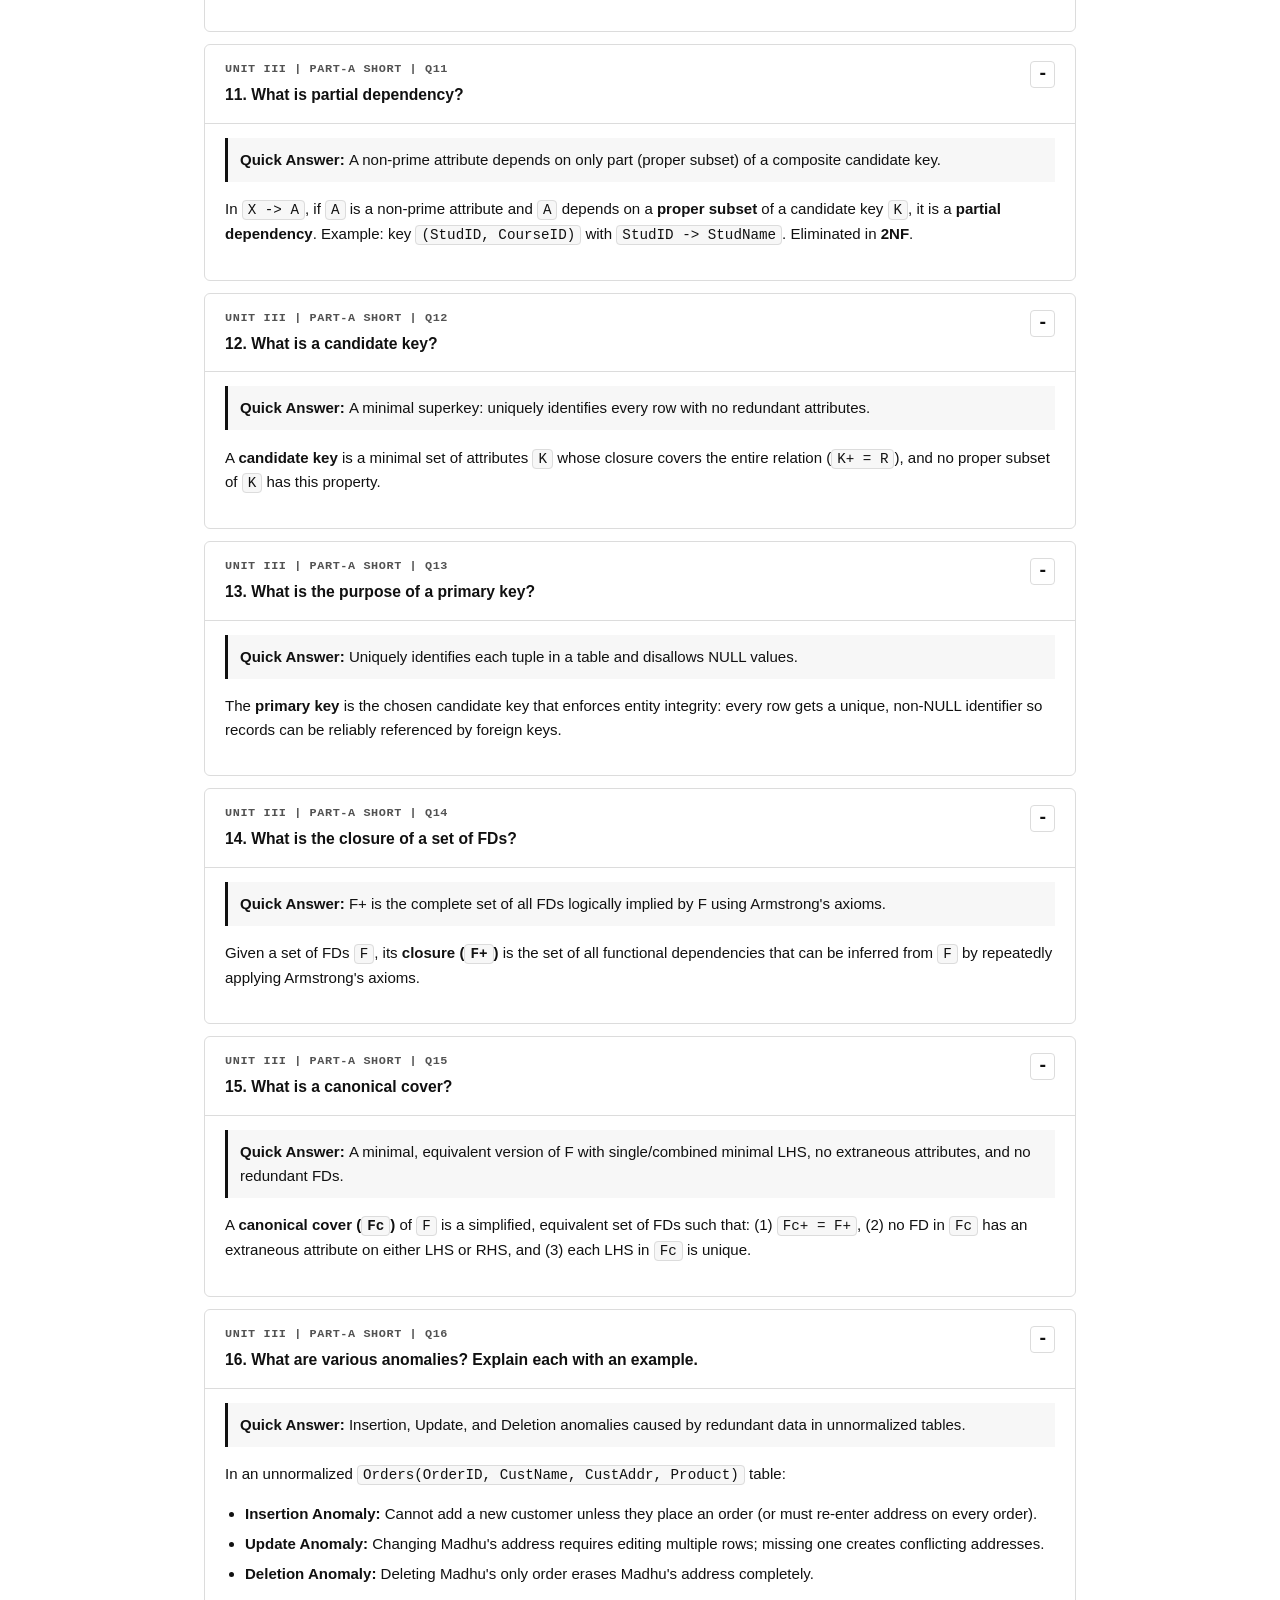
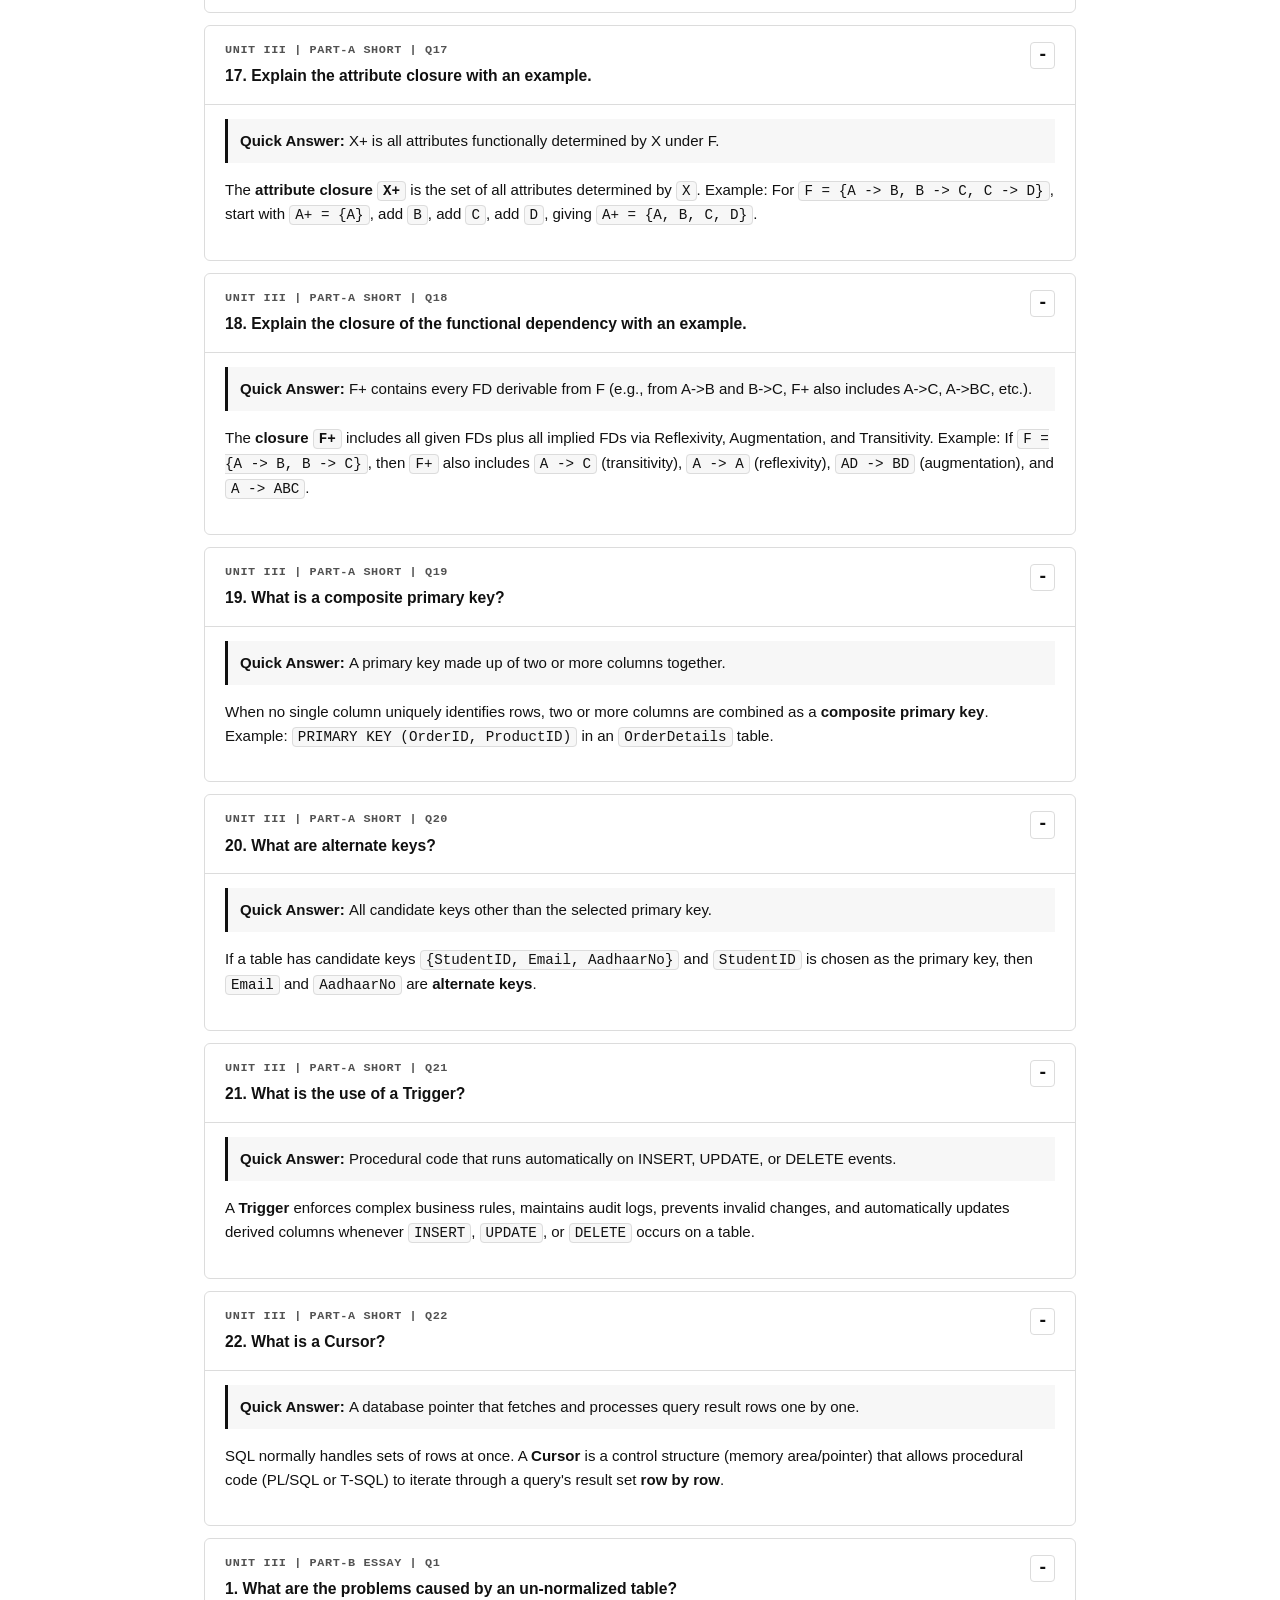
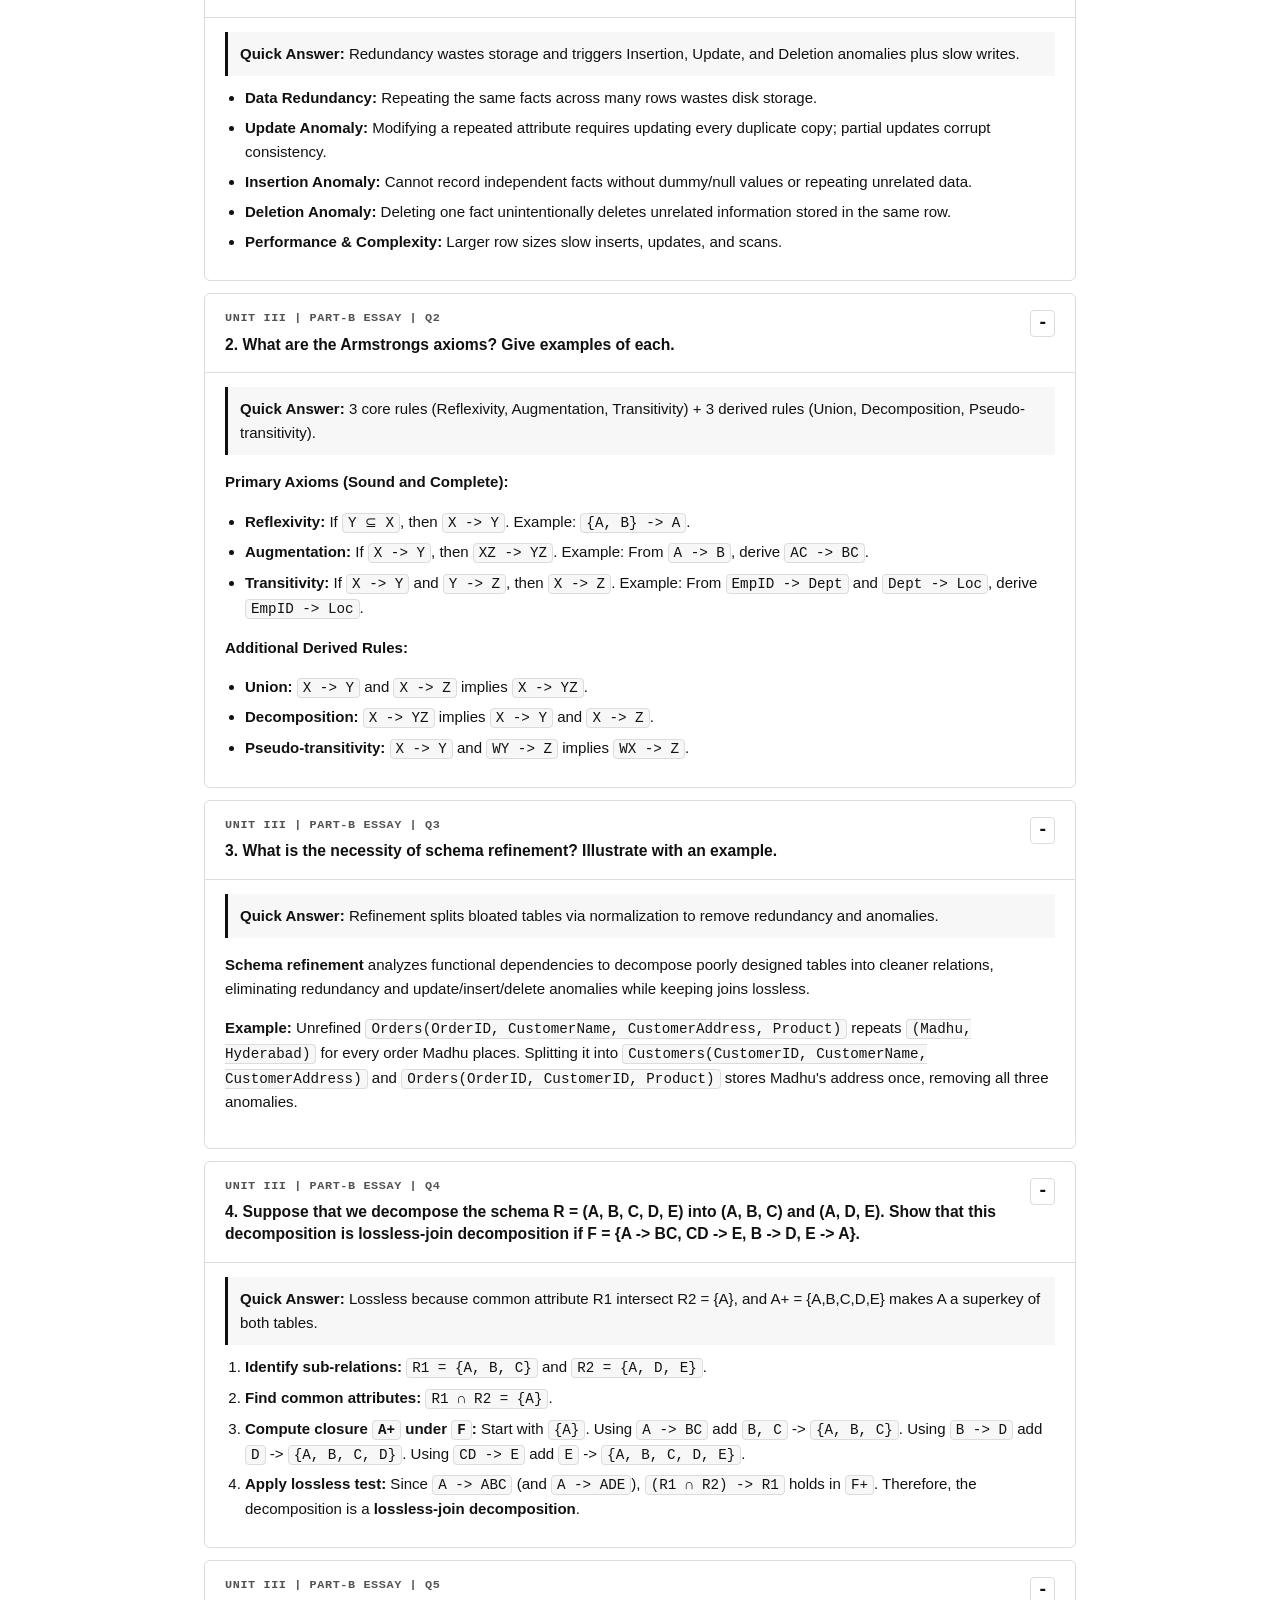
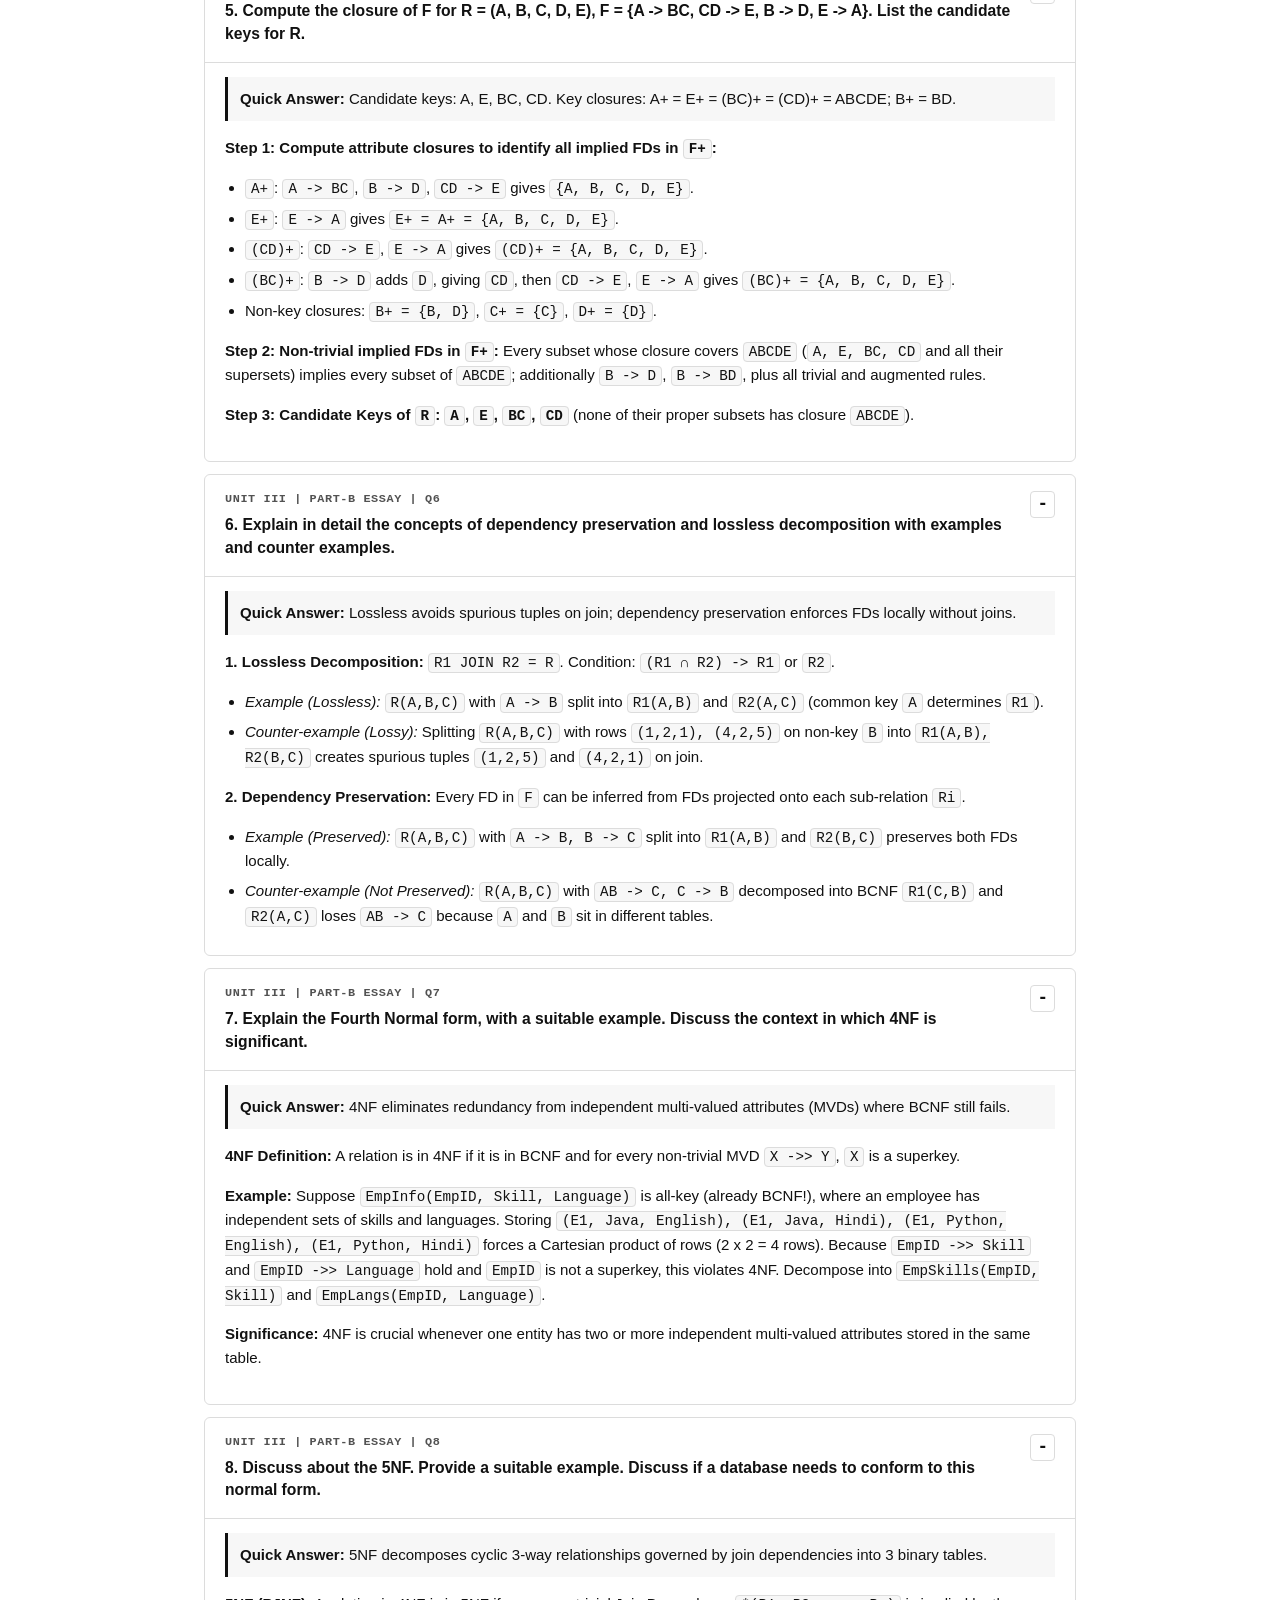
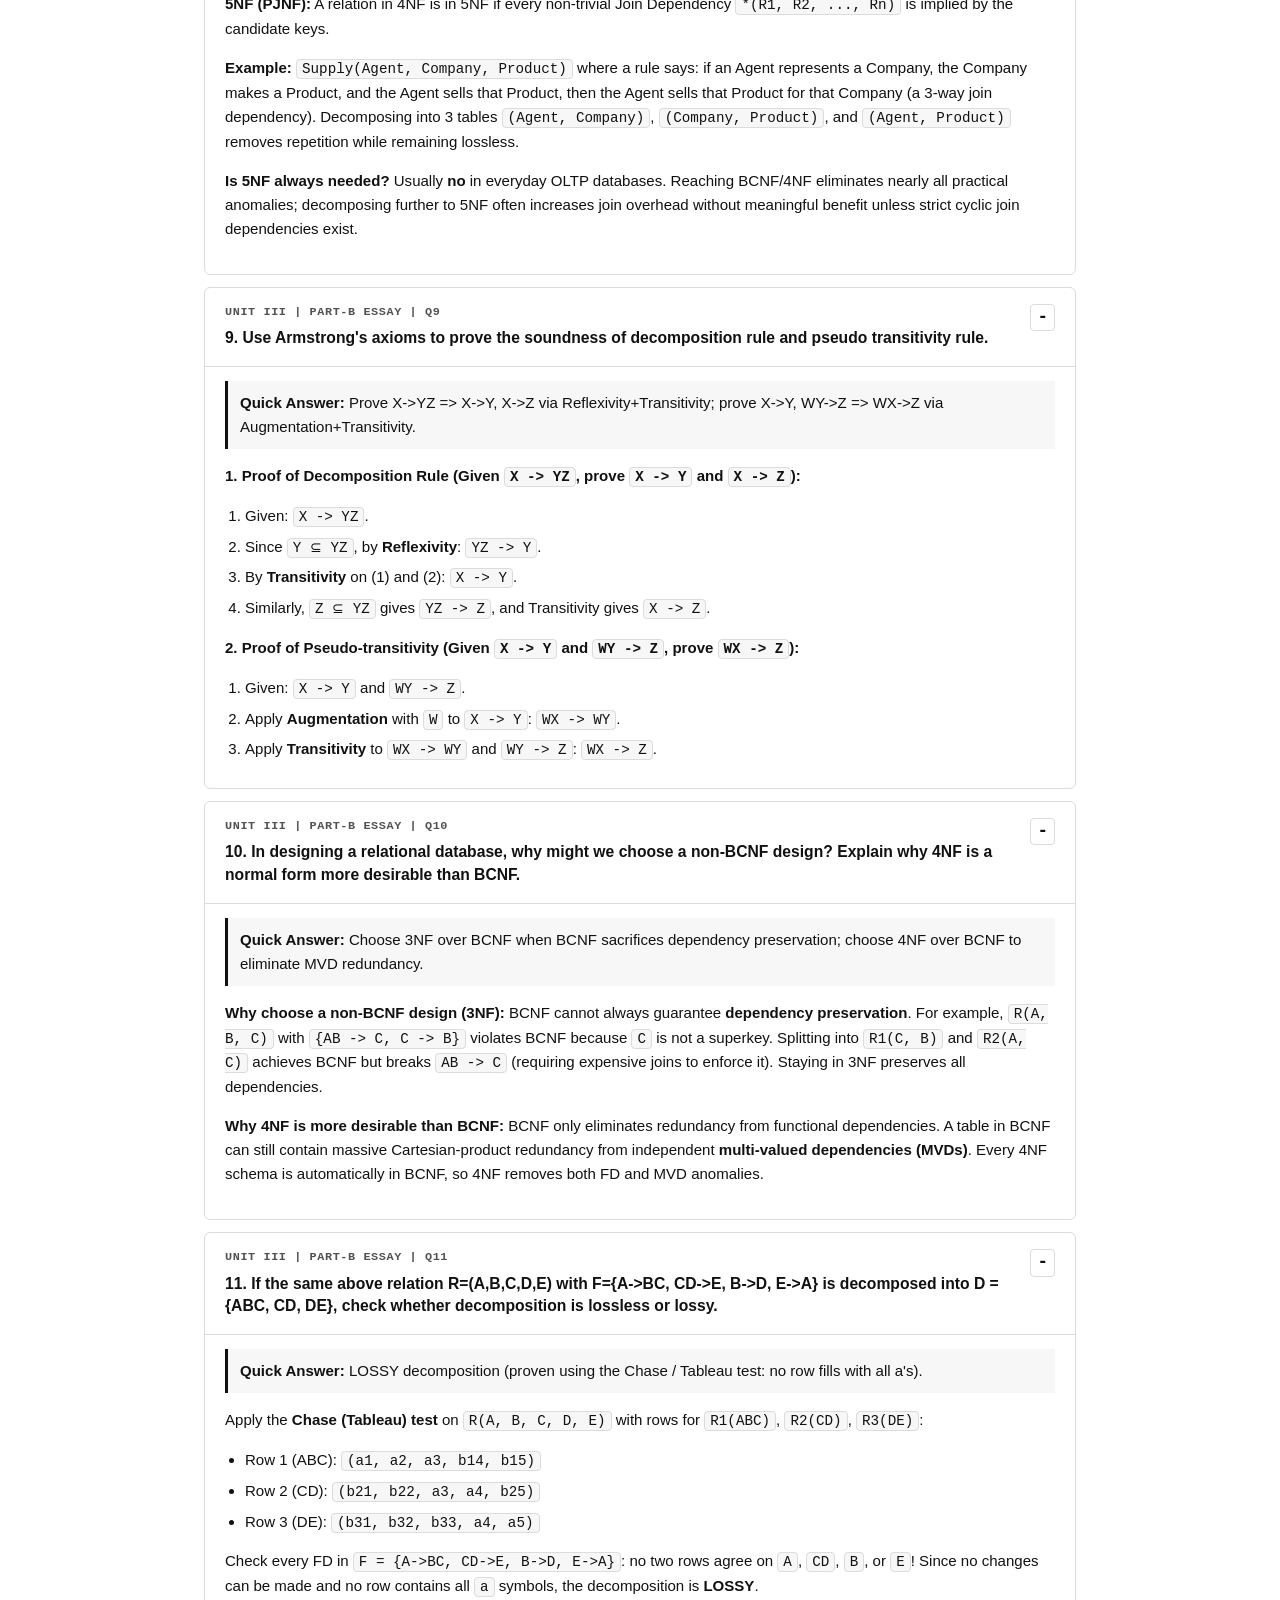
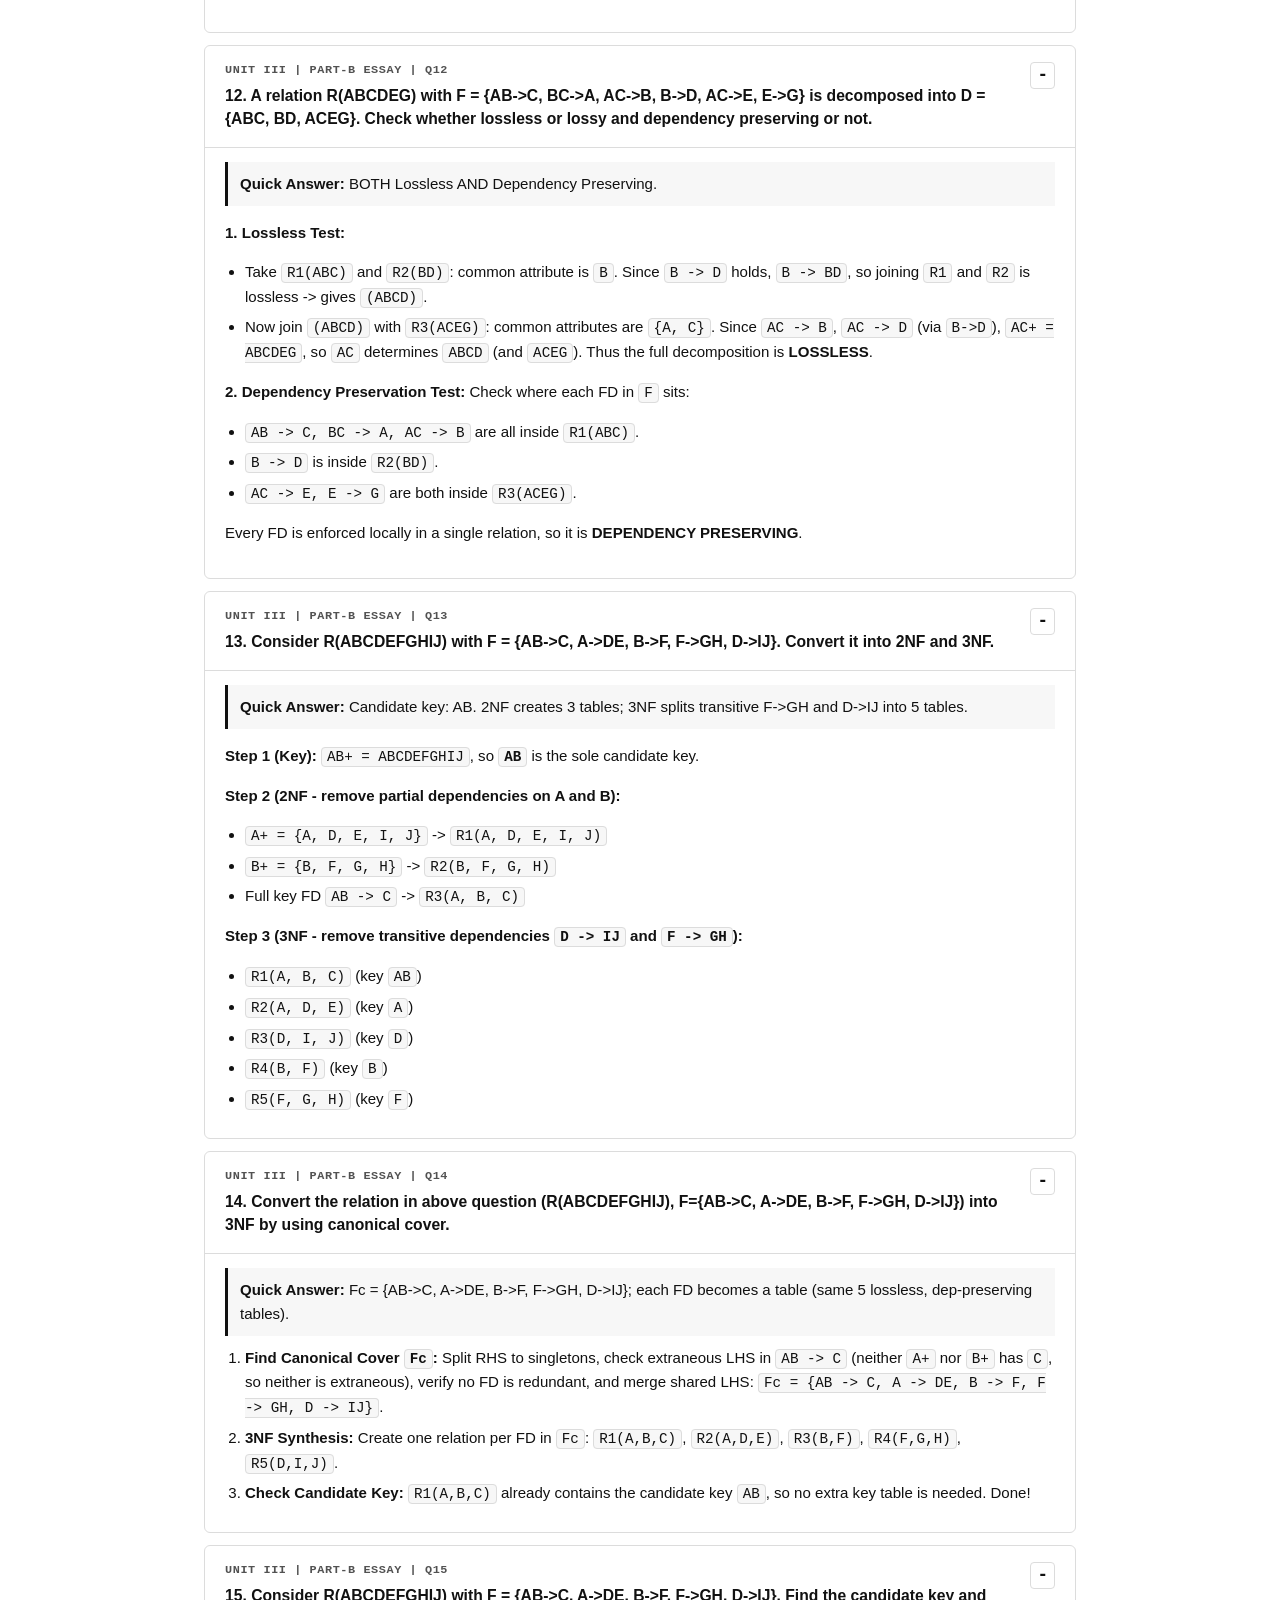
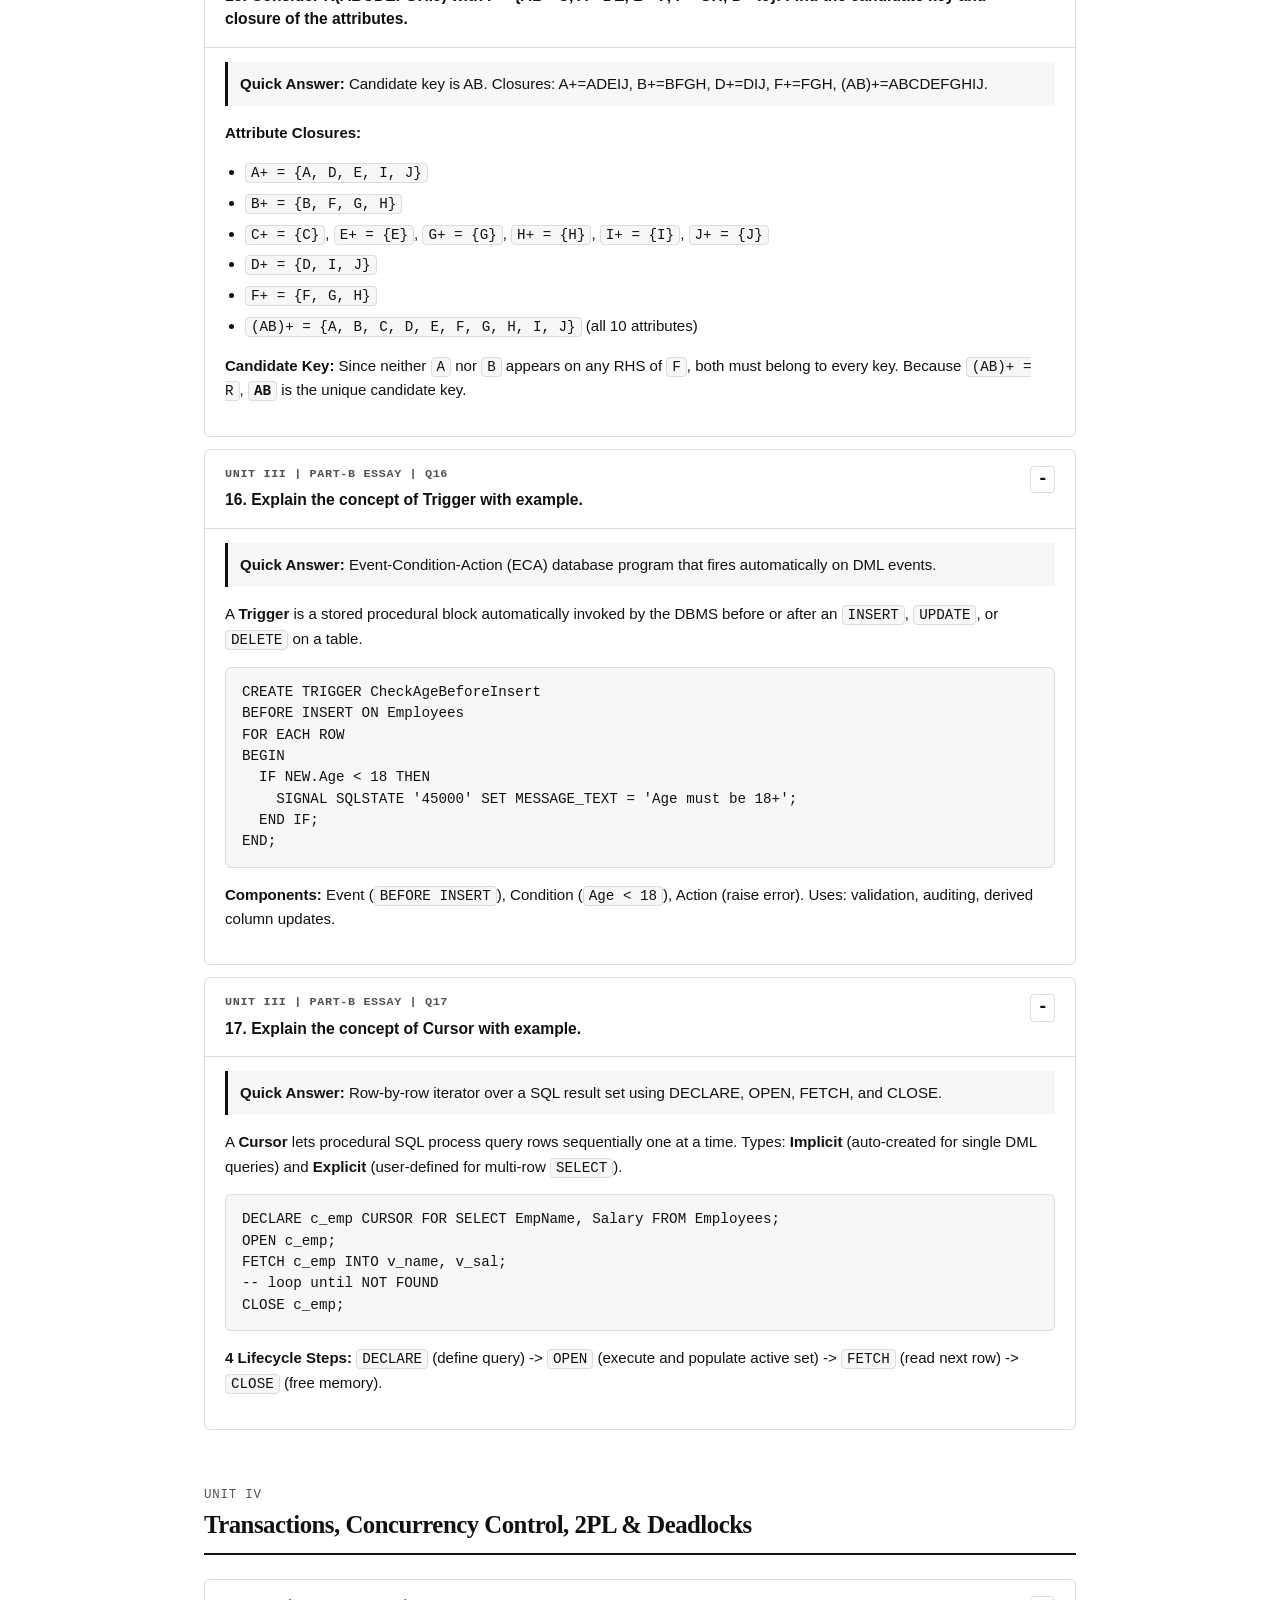
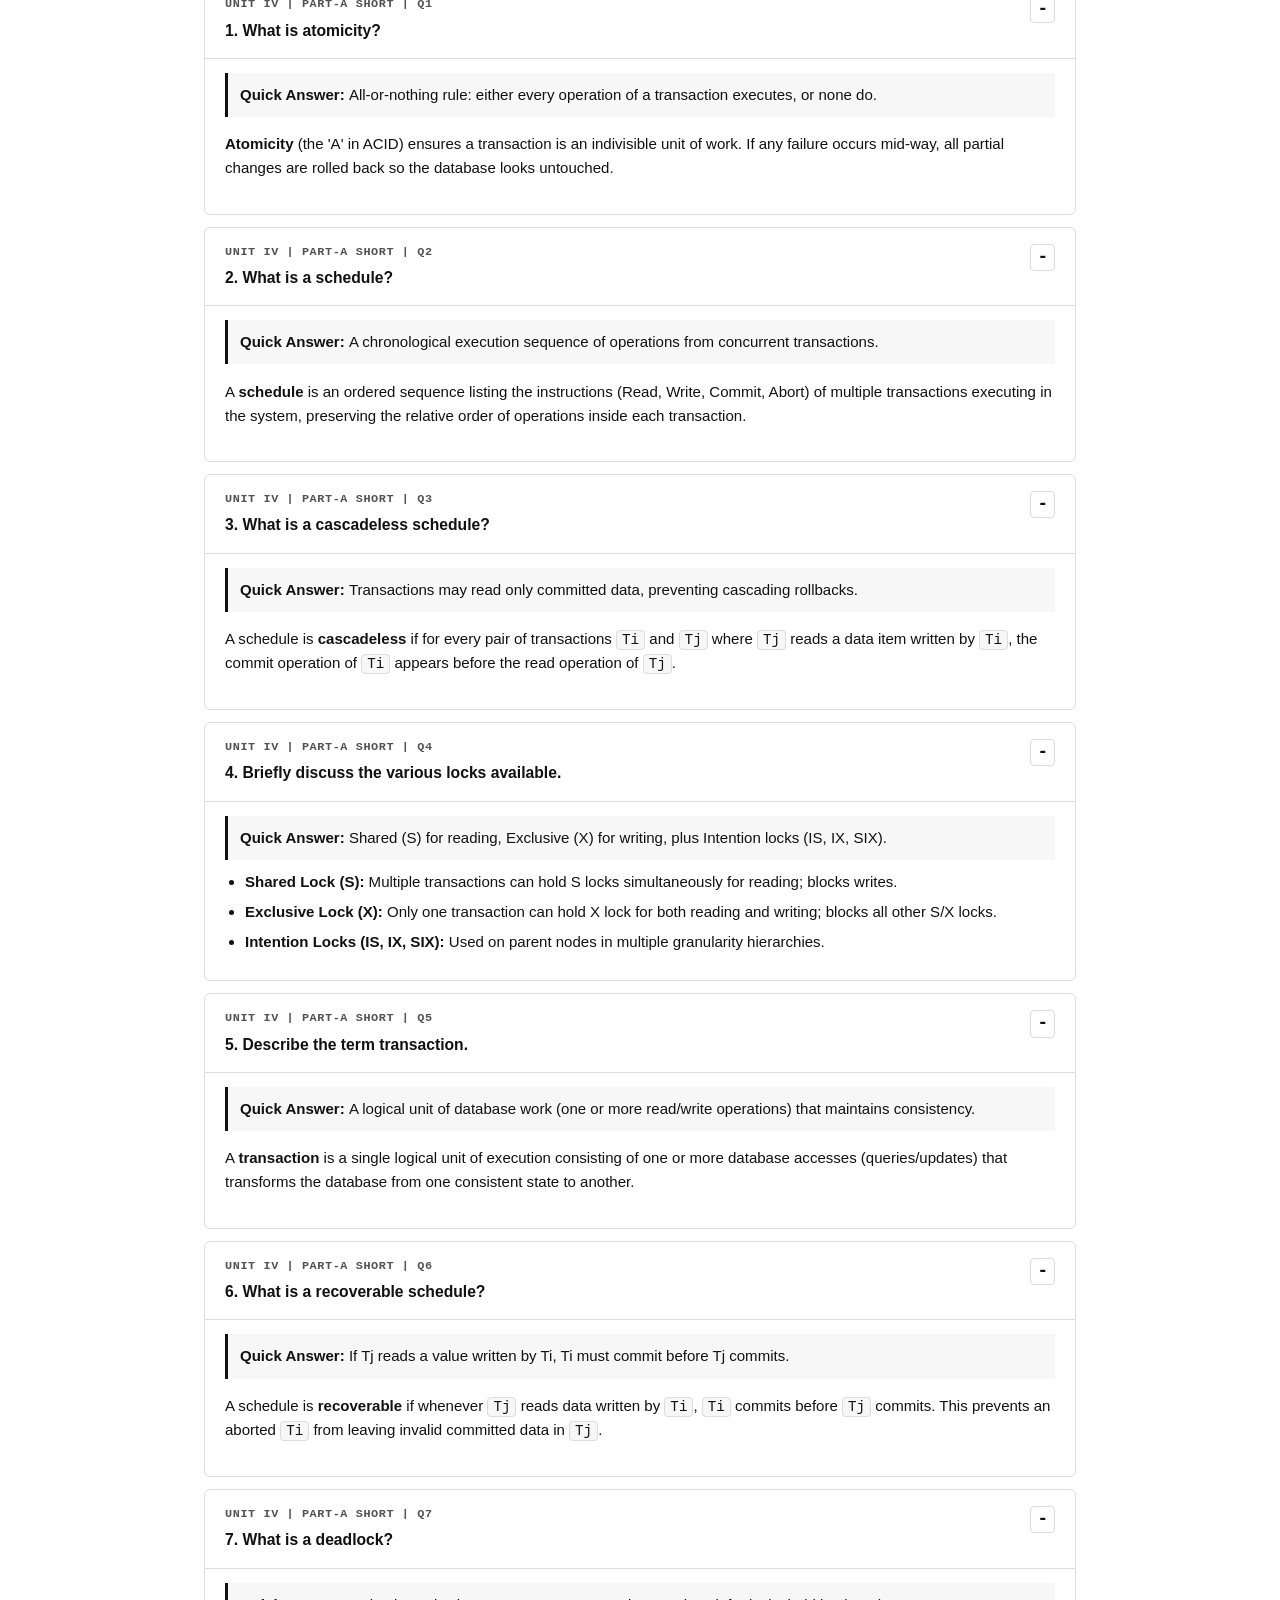
<file: questions.html>
<!DOCTYPE html>
<html lang="en">
<head>
  <meta charset="UTF-8">
  <meta name="viewport" content="width=device-width, initial-scale=1.0">
  <title>DBMS Unit III, IV &amp; V Question Bank Solutions</title>
  <link rel="stylesheet" href="styles.css?v=2">
</head>
<body>
  <a class="skip-link" href="#main-content">Skip to question bank</a>

  <header class="site-header">
    <div class="toolbar-inner">
      <label class="search-wrap" for="qb-search">
        <span class="sr-only">Search questions and answers</span>
        <input
          id="qb-search"
          type="search"
          placeholder="Search any question (e.g. BCNF, canonical, 2PL, Thomas, B+ tree, extendable)..."
          autocomplete="off"
        >
      </label>
      <span class="filter-count" id="qb-filter-status" aria-live="polite">Showing 110 of 110 questions</span>
      <button type="button" class="btn-text" id="qb-clear-search" hidden>Clear</button>
    </div>
  </header>

  <main id="main-content" class="page-wrap">
    <section class="hero">
      <h1>Unit III, IV &amp; V Exam Solutions</h1>
      <p class="hero-lead">
        Complete answers to every Part-A short question and Part-B essay or numerical problem from your question bank pages (Units III, IV, and V). Written for fast understanding and direct exam recall.
      </p>

      <div class="summary-strip" aria-label="Question breakdown">
        <div class="summary-cell">
          <span class="summary-label">Unit III</span>
          <span class="summary-value">22 Short + 17 Essay</span>
        </div>
        <div class="summary-cell">
          <span class="summary-label">Unit IV</span>
          <span class="summary-value">20 Short + 15 Essay</span>
        </div>
        <div class="summary-cell">
          <span class="summary-label">Unit V</span>
          <span class="summary-value">18 Short + 18 Essay</span>
        </div>
        <div class="summary-cell">
          <span class="summary-label">Total Solved</span>
          <span class="summary-value">110 Questions</span>
        </div>
      </div>
    </section>

    <div class="qb-controls">
      <div class="qb-filter-group" role="group" aria-label="Filter by Unit">
        <button type="button" class="filter-pill" data-unit-filter="all" aria-pressed="true">All Units</button>
        <button type="button" class="filter-pill" data-unit-filter="3" aria-pressed="false">Unit III (39)</button>
        <button type="button" class="filter-pill" data-unit-filter="4" aria-pressed="false">Unit IV (35)</button>
        <button type="button" class="filter-pill" data-unit-filter="5" aria-pressed="false">Unit V (36)</button>
      </div>

      <div class="qb-filter-group" role="group" aria-label="Filter by Part">
        <button type="button" class="filter-pill" data-part-filter="all" aria-pressed="true">All Parts</button>
        <button type="button" class="filter-pill" data-part-filter="A" aria-pressed="false">Part-A Short (60)</button>
        <button type="button" class="filter-pill" data-part-filter="B" aria-pressed="false">Part-B Essay (50)</button>
      </div>

      <div class="qb-filter-group">
        <button type="button" class="btn-outline" id="toggle-all-answers" aria-pressed="true">
          Collapse All
        </button>
      </div>
    </div>

    <div id="qb-empty" class="empty-state" hidden>
      <p id="qb-empty-msg">No questions matched your filters.</p>
      <button type="button" class="btn-solid" id="qb-reset-filters">Reset Filters</button>
    </div>

    <section id="unit-3" class="module-section" data-unit-section="3">
      <div class="module-header">
        <div>
          <span class="module-kicker">Unit III</span>
          <h2>Normalization, Functional Dependencies, Triggers &amp; Cursors</h2>
        </div>
      </div>
      <div id="unit-3-list" class="qb-list"></div>
    </section>

    <section id="unit-4" class="module-section" data-unit-section="4">
      <div class="module-header">
        <div>
          <span class="module-kicker">Unit IV</span>
          <h2>Transactions, Concurrency Control, 2PL &amp; Deadlocks</h2>
        </div>
      </div>
      <div id="unit-4-list" class="qb-list"></div>
    </section>

    <section id="unit-5" class="module-section" data-unit-section="5">
      <div class="module-header">
        <div>
          <span class="module-kicker">Unit V</span>
          <h2>Recovery Systems, Indexing, Hashing &amp; Query Optimization</h2>
        </div>
      </div>
      <div id="unit-5-list" class="qb-list"></div>
    </section>
  </main>

  <footer class="site-footer">
    <p>110 solved DBMS exam questions (Units III, IV, V). Click any question header to collapse or expand. <a href="index.html">Back to Revision Notes</a>.</p>
  </footer>

  <script defer src="questions-data.js"></script>
  <script defer src="questions.js?v=2"></script>
</body>
</html>
</file>
<file: styles.css>
:root {
  --bg: #ffffff;
  --surface: #f7f7f7;
  --surface-hover: #efefef;
  --ink: #111111;
  --muted: #525252;
  --border: #dcdcdc;
  --border-strong: #111111;
  --inverted-bg: #111111;
  --inverted-ink: #ffffff;
  --radius: 6px;
  --max-width: 920px;
}

html.inverted {
  --bg: #0d0d0d;
  --surface: #171717;
  --surface-hover: #222222;
  --ink: #f5f5f5;
  --muted: #b8b8b8;
  --border: #2e2e2e;
  --border-strong: #f5f5f5;
  --inverted-bg: #f5f5f5;
  --inverted-ink: #0d0d0d;
}

*,
*::before,
*::after {
  box-sizing: border-box;
}

[hidden] {
  display: none !important;
}

html {
  scroll-behavior: smooth;
  scroll-padding-top: 120px;
}

body {
  margin: 0;
  background-color: var(--bg);
  color: var(--ink);
  font-family: "Segoe UI", "Helvetica Neue", Arial, sans-serif;
  font-size: 16px;
  line-height: 1.6;
  -webkit-font-smoothing: antialiased;
}

.sr-only {
  position: absolute;
  width: 1px;
  height: 1px;
  padding: 0;
  margin: -1px;
  overflow: hidden;
  clip: rect(0, 0, 0, 0);
  border: 0;
}

.skip-link {
  position: absolute;
  left: -9999px;
  top: 0;
  background: var(--inverted-bg);
  color: var(--inverted-ink);
  padding: 10px 16px;
  font-weight: 600;
  z-index: 200;
}

.skip-link:focus {
  left: 16px;
  top: 16px;
}

:focus-visible {
  outline: 2px solid var(--ink);
  outline-offset: 2px;
}

/* Header & Navigation */
.site-header {
  position: sticky;
  top: 0;
  z-index: 100;
  background: var(--bg);
  border-bottom: 1px solid var(--border);
}

.header-inner,
.toolbar-inner {
  max-width: var(--max-width);
  margin: 0 auto;
  padding: 12px 24px;
  display: flex;
  align-items: center;
  justify-content: space-between;
  gap: 16px;
}

.toolbar-inner {
  border-top: 1px solid var(--border);
  padding-top: 10px;
  padding-bottom: 10px;
}

.toolbar-inner:first-child {
  border-top: none;
}

.brand-block {
  display: flex;
  flex-direction: column;
  gap: 2px;
}

.brand-title {
  font-family: Georgia, "Times New Roman", serif;
  font-size: 1.15rem;
  font-weight: 700;
  letter-spacing: -0.02em;
}

.brand-meta {
  font-size: 0.78rem;
  color: var(--muted);
}

.main-nav {
  display: flex;
  flex-wrap: wrap;
  gap: 6px;
}

.main-nav a {
  color: var(--ink);
  text-decoration: none;
  font-size: 0.875rem;
  font-weight: 500;
  padding: 6px 10px;
  border-radius: var(--radius);
  border: 1px solid transparent;
}

.main-nav a:hover {
  background: var(--surface);
  border-color: var(--border);
}

.main-nav a.nav-highlight {
  border-color: var(--border-strong);
  font-weight: 600;
}

.main-nav a.nav-active {
  background: var(--inverted-bg);
  color: var(--inverted-ink);
  border-color: var(--border-strong);
}

.header-actions {
  display: flex;
  align-items: center;
  gap: 8px;
}

/* Buttons */
button {
  font-family: inherit;
  cursor: pointer;
}

.btn-solid,
.btn-outline,
.review-toggle {
  min-height: 40px;
  padding: 8px 14px;
  font-size: 0.875rem;
  font-weight: 600;
  border-radius: var(--radius);
  border: 1px solid var(--border-strong);
  transition: background-color 150ms ease, color 150ms ease;
}

.btn-solid {
  background: var(--inverted-bg);
  color: var(--inverted-ink);
}

.btn-solid:hover {
  opacity: 0.88;
}

.btn-outline,
.review-toggle {
  background: var(--bg);
  color: var(--ink);
  border-color: var(--border);
}

.btn-outline:hover,
.review-toggle:hover {
  border-color: var(--border-strong);
  background: var(--surface);
}

.review-toggle[aria-pressed="true"] {
  background: var(--inverted-bg);
  color: var(--inverted-ink);
  border-color: var(--border-strong);
}

.btn-text {
  background: transparent;
  color: var(--ink);
  border: none;
  text-decoration: underline;
  font-size: 0.875rem;
  font-weight: 600;
  padding: 6px 8px;
}

/* Search bar */
.search-wrap {
  flex: 1;
}

.search-wrap input {
  width: 100%;
  min-height: 38px;
  padding: 8px 12px;
  border: 1px solid var(--border);
  border-radius: var(--radius);
  background: var(--bg);
  color: var(--ink);
  font-family: inherit;
  font-size: 0.92rem;
}

.search-wrap input::placeholder {
  color: var(--muted);
}

.filter-count {
  font-size: 0.82rem;
  color: var(--muted);
  white-space: nowrap;
}

/* Main Content */
.page-wrap {
  max-width: var(--max-width);
  margin: 0 auto;
  padding: 40px 24px 72px;
}

.hero {
  padding-bottom: 36px;
  border-bottom: 1px solid var(--border);
  margin-bottom: 44px;
}

h1, h2, h3, h4 {
  font-family: Georgia, "Times New Roman", serif;
  color: var(--ink);
  line-height: 1.2;
  letter-spacing: -0.02em;
  margin-top: 0;
}

h1 {
  font-size: clamp(2rem, 4vw, 2.75rem);
  margin-bottom: 14px;
}

.hero-lead {
  font-size: 1.06rem;
  color: var(--muted);
  max-width: 68ch;
  margin: 0 0 28px;
}

.summary-strip {
  display: grid;
  grid-template-columns: repeat(4, 1fr);
  border: 1px solid var(--border);
  border-radius: var(--radius);
}

.summary-cell {
  padding: 14px 16px;
  display: flex;
  flex-direction: column;
  gap: 4px;
  border-right: 1px solid var(--border);
}

.summary-cell:last-child {
  border-right: none;
}

.summary-label {
  font-size: 0.78rem;
  color: var(--muted);
  text-transform: uppercase;
  letter-spacing: 0.04em;
}

.summary-value {
  font-size: 0.98rem;
  font-weight: 700;
}

/* Modules & Topic Cards */
.module-section {
  margin-bottom: 56px;
}

.module-header {
  display: flex;
  align-items: flex-end;
  justify-content: space-between;
  gap: 16px;
  padding-bottom: 14px;
  border-bottom: 2px solid var(--border-strong);
  margin-bottom: 24px;
}

.module-kicker {
  display: block;
  font-family: Consolas, "SF Mono", monospace;
  font-size: 0.78rem;
  text-transform: uppercase;
  letter-spacing: 0.06em;
  color: var(--muted);
  margin-bottom: 4px;
}

.module-header h2 {
  font-size: 1.55rem;
  margin-bottom: 0;
}

.topic-card {
  border: 1px solid var(--border);
  border-radius: var(--radius);
  padding: 24px;
  margin-bottom: 18px;
  background: var(--bg);
}

.topic-card h3 {
  font-size: 1.2rem;
  margin-bottom: 10px;
}

.topic-card p {
  margin: 0 0 14px;
}

code,
pre {
  font-family: Consolas, "Cascadia Mono", "SF Mono", monospace;
  font-size: 0.89rem;
}

code {
  background: var(--surface);
  border: 1px solid var(--border);
  padding: 1px 5px;
  border-radius: 4px;
}

pre {
  background: var(--surface);
  border: 1px solid var(--border);
  border-radius: var(--radius);
  padding: 14px 16px;
  overflow-x: auto;
  margin: 0 0 14px;
  line-height: 1.5;
}

pre code {
  background: none;
  border: none;
  padding: 0;
}

.key-list,
.ordered-steps,
.compact-list {
  margin: 0;
  padding-left: 20px;
}

.key-list li,
.ordered-steps li,
.compact-list li {
  margin-bottom: 8px;
}

.key-list li:last-child,
.ordered-steps li:last-child,
.compact-list li:last-child {
  margin-bottom: 0;
}

.note-line {
  margin-top: 14px;
  margin-bottom: 0 !important;
  padding: 12px 14px;
  background: var(--surface);
  border-left: 3px solid var(--border-strong);
  font-size: 0.94rem;
}

/* Grids inside topics */
.grid-2 {
  display: grid;
  grid-template-columns: repeat(2, 1fr);
  gap: 14px;
  margin-bottom: 14px;
}

.grid-3 {
  display: grid;
  grid-template-columns: repeat(3, 1fr);
  gap: 14px;
}

.mini-card {
  border: 1px solid var(--border);
  border-radius: var(--radius);
  padding: 16px;
  background: var(--surface);
}

.mini-card h4 {
  font-size: 1rem;
  margin-bottom: 8px;
}

.mini-card p {
  font-size: 0.92rem;
  margin: 0;
}

/* Tables */
.table-wrap {
  overflow-x: auto;
  margin-bottom: 14px;
}

table {
  width: 100%;
  border-collapse: collapse;
  font-size: 0.92rem;
}

th,
td {
  text-align: left;
  padding: 10px 12px;
  border: 1px solid var(--border);
  vertical-align: top;
}

th {
  background: var(--surface);
  font-weight: 700;
}

/* Inline SVG Diagrams */
.diagram-box {
  margin: 16px 0;
}

.diagram-caption {
  font-size: 0.85rem;
  font-weight: 600;
  color: var(--muted);
  margin-bottom: 8px !important;
}

.diagram-box svg {
  width: 100%;
  height: auto;
  display: block;
  border-radius: var(--radius);
}

html.inverted .diagram-box svg {
  filter: invert(0.95);
}

/* Empty search state */
.empty-state {
  border: 1px solid var(--border);
  border-radius: var(--radius);
  padding: 36px 24px;
  text-align: center;
  margin-bottom: 32px;
}

/* Quiz */
.quiz-controls {
  display: flex;
  align-items: center;
  gap: 12px;
}

.quiz-score {
  font-family: Consolas, "SF Mono", monospace;
  font-size: 0.9rem;
  font-weight: 700;
}

.quiz-list {
  display: flex;
  flex-direction: column;
  gap: 18px;
}

.quiz-card {
  border: 1px solid var(--border);
  border-radius: var(--radius);
  padding: 20px 24px;
}

.quiz-question {
  font-weight: 700;
  margin: 0 0 12px;
}

.quiz-options {
  display: flex;
  flex-direction: column;
  gap: 8px;
}

.quiz-option {
  display: flex;
  align-items: flex-start;
  gap: 10px;
  padding: 10px 12px;
  border: 1px solid var(--border);
  border-radius: var(--radius);
  background: var(--bg);
  color: var(--ink);
  text-align: left;
  width: 100%;
  font-size: 0.93rem;
  line-height: 1.45;
}

.quiz-option:hover:not(:disabled) {
  background: var(--surface);
  border-color: var(--border-strong);
}

.quiz-option.selected-correct {
  background: var(--inverted-bg);
  color: var(--inverted-ink);
  border-color: var(--border-strong);
}

.quiz-option.selected-wrong {
  background: var(--surface);
  border: 2px dashed var(--border-strong);
}

.quiz-feedback {
  margin: 12px 0 0;
  padding: 10px 12px;
  background: var(--surface);
  border-left: 3px solid var(--border-strong);
  font-size: 0.9rem;
}

/* Footer */
.site-footer {
  max-width: var(--max-width);
  margin: 0 auto;
  padding: 24px;
  border-top: 1px solid var(--border);
  color: var(--muted);
  font-size: 0.85rem;
}

.site-footer a {
  color: var(--ink);
  font-weight: 600;
}

/* Question Bank Filters & Cards */
.qb-controls {
  display: flex;
  flex-wrap: wrap;
  align-items: center;
  justify-content: space-between;
  gap: 12px;
  margin-bottom: 28px;
}

.qb-filter-group {
  display: flex;
  flex-wrap: wrap;
  gap: 6px;
}

.filter-pill {
  min-height: 38px;
  padding: 7px 13px;
  border: 1px solid var(--border);
  border-radius: var(--radius);
  background: var(--bg);
  color: var(--ink);
  font-size: 0.85rem;
  font-weight: 600;
}

.filter-pill:hover {
  border-color: var(--border-strong);
  background: var(--surface);
}

.filter-pill[aria-pressed="true"] {
  background: var(--inverted-bg);
  color: var(--inverted-ink);
  border-color: var(--border-strong);
}

.qb-list {
  display: flex;
  flex-direction: column;
  gap: 12px;
}

.qb-card {
  border: 1px solid var(--border);
  border-radius: var(--radius);
  background: var(--bg);
}

.qb-toggle {
  width: 100%;
  background: transparent;
  color: var(--ink);
  border: none;
  padding: 16px 20px;
  text-align: left;
  display: flex;
  align-items: flex-start;
  justify-content: space-between;
  gap: 16px;
  font-size: 0.98rem;
  font-weight: 600;
  line-height: 1.45;
}

.qb-toggle:hover {
  background: var(--surface);
}

.qb-q-left {
  display: flex;
  flex-direction: column;
  gap: 6px;
}

.qb-meta {
  font-family: Consolas, "SF Mono", monospace;
  font-size: 0.74rem;
  text-transform: uppercase;
  letter-spacing: 0.05em;
  color: var(--muted);
}

.qb-sign {
  font-family: Consolas, "SF Mono", monospace;
  font-size: 1.1rem;
  font-weight: 700;
  line-height: 1.2;
  padding: 2px 6px;
  border: 1px solid var(--border);
  border-radius: 4px;
  flex-shrink: 0;
}

.qb-answer {
  padding: 0 20px 18px;
  border-top: 1px solid var(--border);
  font-size: 0.94rem;
}

.qb-answer > :first-child {
  margin-top: 14px;
}

.qb-answer > :last-child {
  margin-bottom: 0;
}

.qb-answer ul,
.qb-answer ol {
  margin: 8px 0;
  padding-left: 20px;
}

.qb-answer li {
  margin-bottom: 6px;
}

.qb-tldr {
  padding: 10px 12px;
  background: var(--surface);
  border-left: 3px solid var(--border-strong);
  margin-bottom: 10px;
}

/* Responsive */
@media (max-width: 768px) {
  .btn-solid,
  .btn-outline,
  .review-toggle,
  .filter-pill,
  .quiz-option,
  .search-wrap input,
  .main-nav a {
    min-height: 44px;
    display: inline-flex;
    align-items: center;
  }

  .quiz-option {
    display: flex;
  }

  .header-inner,
  .toolbar-inner {
    padding: 10px 16px;
    flex-wrap: wrap;
  }

  .main-nav {
    order: 3;
    width: 100%;
    overflow-x: auto;
    flex-wrap: nowrap;
    padding-bottom: 4px;
  }

  .main-nav a {
    white-space: nowrap;
  }

  .page-wrap {
    padding: 28px 16px 56px;
  }

  .summary-strip,
  .grid-2,
  .grid-3 {
    grid-template-columns: 1fr;
  }

  .summary-cell {
    border-right: none;
    border-bottom: 1px solid var(--border);
  }

  .summary-cell:last-child {
    border-bottom: none;
  }

  .module-header {
    flex-direction: column;
    align-items: flex-start;
  }
}

/* Print */
@media print {
  .site-header,
  .review-toggle,
  .quiz-controls,
  .qb-controls,
  .qb-sign,
  .site-footer {
    display: none !important;
  }

  .qb-answer[hidden] {
    display: block !important;
  }

  html.inverted {
    --bg: #ffffff;
    --ink: #111111;
    --surface: #f7f7f7;
    --border: #dcdcdc;
  }

  .page-wrap {
    max-width: 100%;
    padding: 0;
  }

  .topic-card,
  .quiz-card {
    break-inside: avoid;
  }
}
</file>
